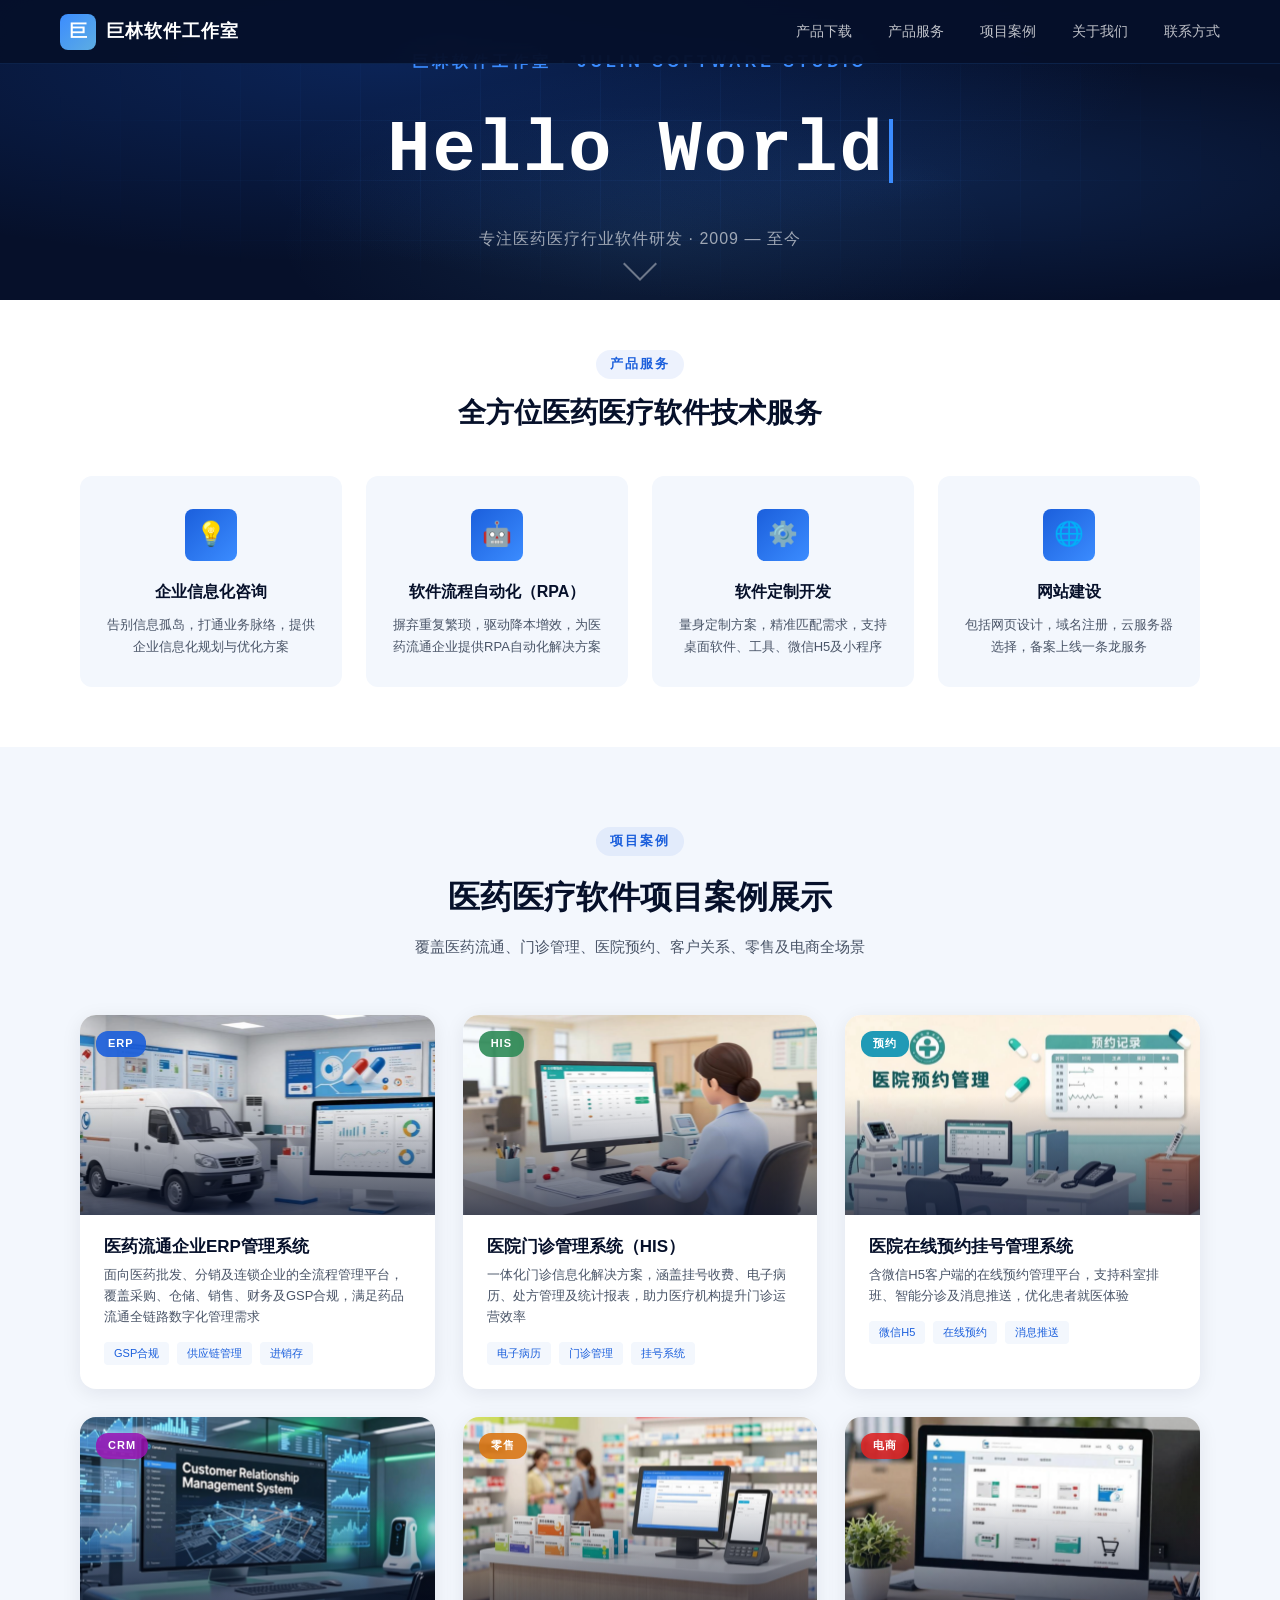
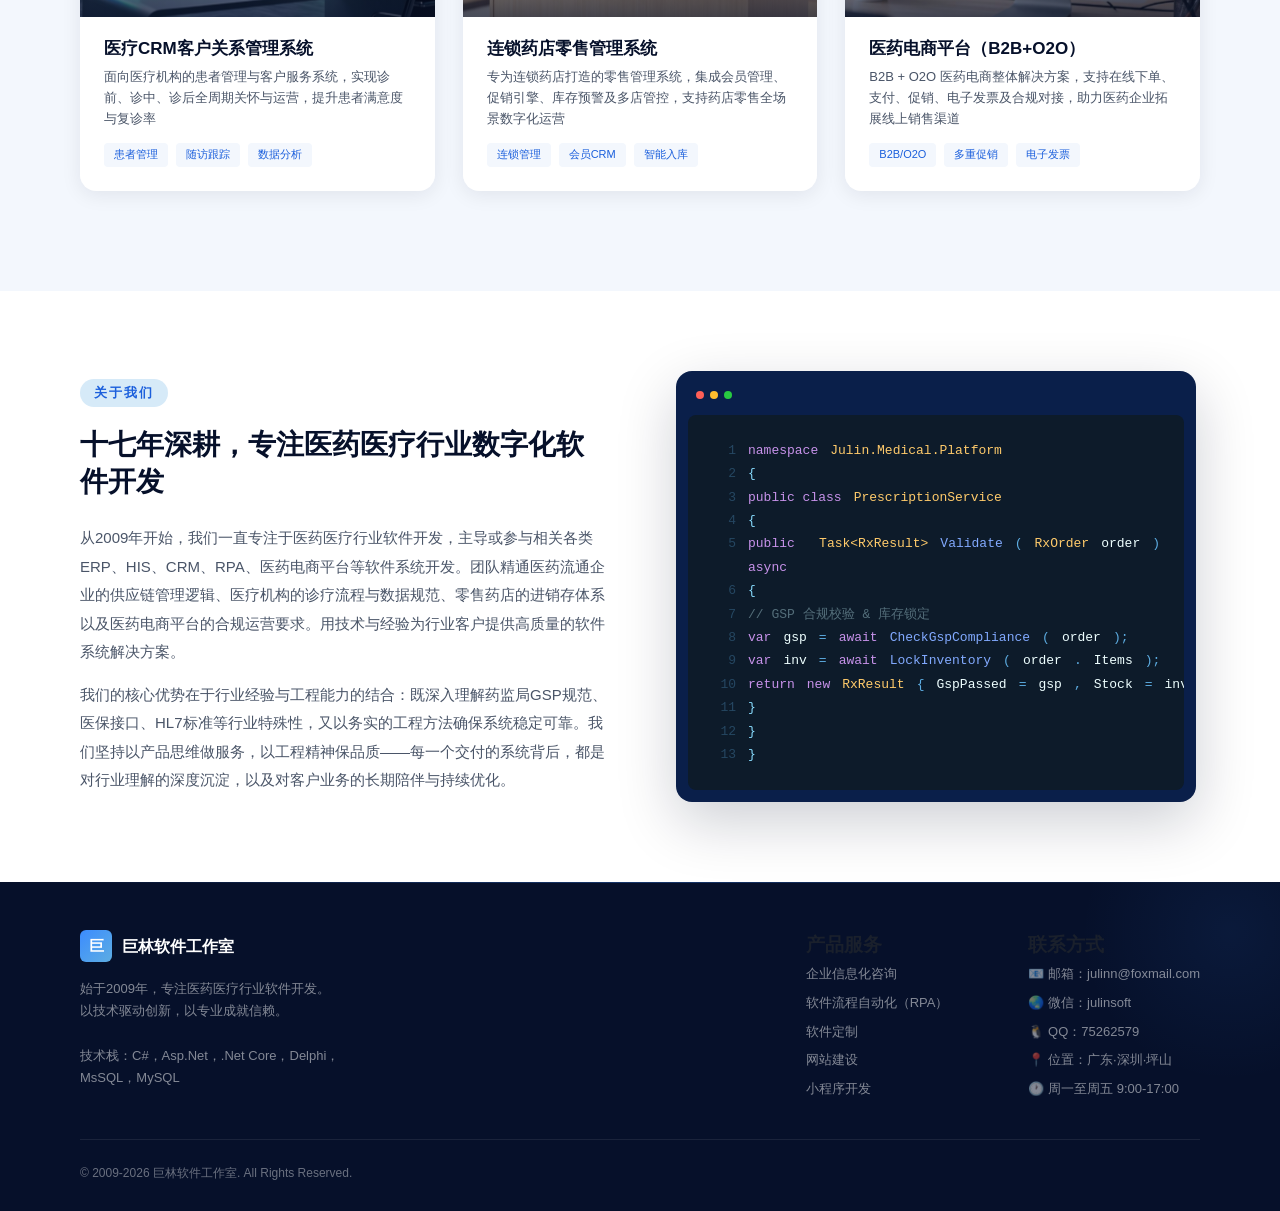
<file: index.html>
<!DOCTYPE html>
<html lang="zh-CN">
<head>
<meta charset="UTF-8">
<meta name="viewport" content="width=device-width, initial-scale=1.0">

<!-- ===== SEO 核心 Meta ===== -->
<title>巨林软件工作室 - 专注医药医疗行业软件开发定制 | 深圳软件开发</title>
<meta name="description" content="巨林软件工作室成立于2009年，深耕医药医疗行业软件开发17年，提供医药ERP、HIS门诊系统、医院预约系统、医疗CRM、连锁药店零售管理、医药电商平台等定制开发服务，技术栈涵盖C#/.Net Core/Delphi，总部位于广东深圳坪山。">
<meta name="keywords" content="医药软件开发,医疗软件定制,医药ERP系统,HIS门诊系统,医院预约管理系统,医疗CRM,连锁药店管理系统,医药电商平台,GSP合规软件,深圳医疗软件公司,软件定制开发,巨林软件工作室">
<meta name="author" content="巨林软件工作室">
<meta name="robots" content="index, follow, max-image-preview:large, max-snippet:-1, max-video-preview:-1">
<meta name="revisit-after" content="7 days">
<meta name="language" content="zh-CN">
<meta name="geo.region" content="CN-GD">
<meta name="geo.placename" content="深圳市坪山区">
<link rel="canonical" href="https://www.julinn.com/">

<!-- ===== 百度专项标签 ===== -->
<!-- 百度站长平台验证（上线后填写实际验证码） -->
<!-- <meta name="baidu-site-verification" content="YOUR_BAIDU_VERIFICATION_CODE"> -->
<!--<meta name="baidu_union_verify" content=""> -->
<!-- 百度移动适配标识 -->
<meta name="mobile-agent" content="format=html5;url=https://www.julinn.com/">

<!-- ===== 搜狗专项标签 ===== -->
<!-- <meta name="sogou_site_verification" content="YOUR_SOGOU_VERIFICATION_CODE"> -->

<!-- ===== Open Graph（微信/社交分享 & 搜索引擎富摘要）===== -->
<meta property="og:type" content="website">
<meta property="og:title" content="巨林软件工作室 - 专注医药医疗行业软件开发定制">
<meta property="og:description" content="成立于2009年，深耕医药医疗行业软件开发17年。医药ERP、HIS、医院预约、医疗CRM、连锁药店管理、医药电商，一站式定制开发服务，总部位于广东深圳。">
<meta property="og:url" content="https://www.julinn.com/">
<meta property="og:site_name" content="巨林软件工作室">
<meta property="og:locale" content="zh_CN">
<meta property="og:image" content="https://www.julinn.com/image/P1.png">
<meta property="og:image:width" content="1200">
<meta property="og:image:height" content="630">

<!-- ===== 性能预加载提示 ===== -->
<link rel="dns-prefetch" href="//www.julinn.com">

<link rel="stylesheet" href="css/index.css">


<!-- ===== JSON-LD 结构化数据 ===== -->
<script type="application/ld+json">
{
  "@context": "https://schema.org",
  "@type": "ProfessionalService",
  "name": "巨林软件工作室",
  "alternateName": "Julin Software Studio",
  "description": "成立于2009年，专注医药医疗行业软件开发17年，提供医药ERP、HIS门诊系统、医院预约管理、医疗CRM、连锁药店管理、医药电商平台等定制开发服务。",
  "url": "https://www.julinn.com/",
  "foundingDate": "2009",
  "logo": "https://www.julinn.com/image/P1.png",
  "email": "julinn@foxmail.com",
  "address": {
    "@type": "PostalAddress",
    "addressLocality": "深圳市",
    "addressRegion": "广东省",
    "addressCountry": "CN",
    "streetAddress": "坪山区"
  },
  "geo": {
    "@type": "GeoCoordinates",
    "addressCountry": "CN"
  },
  "openingHoursSpecification": {
    "@type": "OpeningHoursSpecification",
    "dayOfWeek": ["Monday","Tuesday","Wednesday","Thursday","Friday"],
    "opens": "09:00",
    "closes": "17:00"
  },
  "areaServed": {
    "@type": "Country",
    "name": "中国"
  },
  "knowsAbout": [
    "医药ERP系统开发",
    "HIS门诊管理系统",
    "医院预约管理系统",
    "医疗CRM系统",
    "连锁药店零售管理系统",
    "医药电商平台",
    "GSP合规软件",
    "软件流程自动化RPA"
  ],
  "hasOfferCatalog": {
    "@type": "OfferCatalog",
    "name": "医药医疗软件开发服务",
    "itemListElement": [
      {
        "@type": "Offer",
        "itemOffered": {
          "@type": "Service",
          "name": "企业信息化咨询",
          "description": "告别信息孤岛，打通业务脉络，提供医药医疗行业信息化整体规划方案"
        }
      },
      {
        "@type": "Offer",
        "itemOffered": {
          "@type": "Service",
          "name": "软件流程自动化（RPA）",
          "description": "摒弃重复繁琐，驱动降本增效，为医药医疗企业提供RPA自动化解决方案"
        }
      },
      {
        "@type": "Offer",
        "itemOffered": {
          "@type": "Service",
          "name": "医疗软件定制开发",
          "description": "量身定制方案，精准匹配医药医疗行业需求，覆盖ERP、HIS、CRM等系统"
        }
      },
      {
        "@type": "Offer",
        "itemOffered": {
          "@type": "Service",
          "name": "网站建设与小程序开发",
          "description": "从设计到备案上线一条龙服务，支持微信小程序和H5移动端开发"
        }
      }
    ]
  },
  "sameAs": [
    "https://www.julinn.com/"
  ]
}
</script>

<script type="application/ld+json">
{
  "@context": "https://schema.org",
  "@type": "WebSite",
  "name": "巨林软件工作室",
  "url": "https://www.julinn.com/",
  "description": "专注医药医疗行业软件开发17年，深圳软件定制开发公司",
  "inLanguage": "zh-CN",
  "publisher": {
    "@type": "Organization",
    "name": "巨林软件工作室",
    "url": "https://www.julinn.com/"
  },
  "potentialAction": {
    "@type": "SearchAction",
    "target": {
      "@type": "EntryPoint",
      "urlTemplate": "https://www.julinn.com/?s={search_term_string}"
    },
    "query-input": "required name=search_term_string"
  }
}
</script>

<script type="application/ld+json">
{
  "@context": "https://schema.org",
  "@type": "BreadcrumbList",
  "itemListElement": [
    {
      "@type": "ListItem",
      "position": 1,
      "name": "首页",
      "item": "https://www.julinn.com/"
    },
    {
      "@type": "ListItem",
      "position": 2,
      "name": "产品服务",
      "item": "https://www.julinn.com/#service"
    },
    {
      "@type": "ListItem",
      "position": 3,
      "name": "项目案例",
      "item": "https://www.julinn.com/#products"
    },
    {
      "@type": "ListItem",
      "position": 4,
      "name": "关于我们",
      "item": "https://www.julinn.com/#intro"
    }
  ]
}
</script>

</head>
<body>

<!-- ===== Nav ===== -->
<nav class="nav" id="nav" aria-label="主导航">
  <a href="/" class="nav-brand" title="巨林软件工作室 - 返回首页">
    <div class="nav-logo" aria-hidden="true">巨</div>
    <span class="nav-name">巨林软件工作室</span>
  </a>
  <div class="nav-links" role="navigation">
    <a href="download.html" title="巨林软件工作室产品下载">产品下载</a>
    <a href="#service" title="巨林软件工作室产品服务">产品服务</a>
    <a href="#products" title="医药医疗软件项目案例">项目案例</a>
    <a href="#intro" title="关于巨林软件工作室">关于我们</a>
    <a href="#footer" title="联系巨林软件工作室">联系方式</a>
  </div>
</nav>

<!-- ===== Hero Banner ===== -->
<section class="hero" id="hero" aria-label="巨林软件工作室欢迎语">
  <div class="hero-grid" aria-hidden="true"></div>
  <div class="hero-particles" id="particles" aria-hidden="true"></div>
  <div class="hero-content">
    <!-- h1 是页面最重要的SEO信号，明确包含核心关键词 -->
    <h1 class="hero-studio">巨林软件工作室 · JULIN SOFTWARE STUDIO</h1>
    <div class="hero-typewriter" id="typewriter" aria-hidden="true"></div>
    <!-- noscript 回退：确保搜索引擎爬虫（禁用JS）也能抓取关键内容 -->
    <noscript>
      <p style="font-size:60px;font-weight:800;color:#fff;font-family:monospace;letter-spacing:2px;margin-bottom:16px;">医药医疗软件专家</p>
    </noscript>
    <p class="hero-subtitle">专注医药医疗行业软件研发 · 2009 — 至今</p>
  </div>
  <div class="hero-scroll-hint" aria-hidden="true"><span></span></div>
</section>

<!-- ===== 产品服务 ===== -->
<section class="section service" id="service" aria-labelledby="service-title">
  <div class="section-inner">
    <header class="service-header">
      <div class="service-label" aria-hidden="true">产品服务</div>
      <h2 class="service-title" id="service-title">全方位医药医疗软件技术服务</h2>
    </header>
    <div class="service-grid">
      <article class="service-card">
        <div class="service-card-icon" aria-hidden="true">💡</div>
        <h3 class="service-card-title">企业信息化咨询</h3>
        <p class="service-card-desc">告别信息孤岛，打通业务脉络，提供企业信息化规划与优化方案</p>
      </article>
      <article class="service-card">
        <div class="service-card-icon" aria-hidden="true">🤖</div>
        <h3 class="service-card-title">软件流程自动化（RPA）</h3>
        <p class="service-card-desc">摒弃重复繁琐，驱动降本增效，为医药流通企业提供RPA自动化解决方案</p>
      </article>
      <article class="service-card">
        <div class="service-card-icon" aria-hidden="true">⚙️</div>
        <h3 class="service-card-title">软件定制开发</h3>
        <p class="service-card-desc">量身定制方案，精准匹配需求，支持桌面软件、工具、微信H5及小程序</p>
      </article>
      <article class="service-card">
        <div class="service-card-icon" aria-hidden="true">🌐</div>
        <h3 class="service-card-title">网站建设</h3>
        <p class="service-card-desc">包括网页设计，域名注册，云服务器选择，备案上线一条龙服务</p>
      </article>
    </div>
  </div>
</section>

<!-- ===== 产品展示区 ===== -->
<section class="section products" id="products" aria-labelledby="products-title">
  <div class="section-inner">
    <header class="products-header">
      <div class="products-label" aria-hidden="true">项目案例</div>
      <h2 class="products-title" id="products-title">医药医疗软件项目案例展示</h2>
      <p class="products-subtitle">覆盖医药流通、门诊管理、医院预约、客户关系、零售及电商全场景</p>
    </header>
    <div class="products-grid">

      <!-- 博士医药流通企业管理系统 -->
      <article class="product-card" itemscope itemtype="https://schema.org/SoftwareApplication">
        <div class="product-card-img">
          <img class="product-card-img-inner" src="image/P1.png"
               alt="医药流通企业ERP管理系统 - GSP合规供应链进销存管理平台"
               title="医药流通企业ERP管理系统"
               loading="lazy" width="400" height="200"
               itemprop="screenshot">
          <div class="product-card-overlay" aria-hidden="true"></div>
          <span class="product-card-badge erp">ERP</span>
        </div>
        <div class="product-card-body">
          <h3 class="product-card-name" itemprop="name">医药流通企业ERP管理系统</h3>
          <p class="product-card-desc" itemprop="description">面向医药批发、分销及连锁企业的全流程管理平台，覆盖采购、仓储、销售、财务及GSP合规，满足药品流通全链路数字化管理需求</p>
          <div class="product-card-tags" aria-label="技术标签">
            <span class="product-card-tag">GSP合规</span>
            <span class="product-card-tag">供应链管理</span>
            <span class="product-card-tag">进销存</span>
          </div>
        </div>
      </article>

      <!-- 博士门诊管理系统 -->
      <article class="product-card" itemscope itemtype="https://schema.org/SoftwareApplication">
        <div class="product-card-img">
          <img class="product-card-img-inner" src="image/P2.png"
               alt="医院门诊管理HIS系统 - 挂号收费电子病历处方管理一体化平台"
               title="医院门诊管理HIS系统"
               loading="lazy" width="400" height="200"
               itemprop="screenshot">
          <div class="product-card-overlay" aria-hidden="true"></div>
          <span class="product-card-badge his">HIS</span>
        </div>
        <div class="product-card-body">
          <h3 class="product-card-name" itemprop="name">医院门诊管理系统（HIS）</h3>
          <p class="product-card-desc" itemprop="description">一体化门诊信息化解决方案，涵盖挂号收费、电子病历、处方管理及统计报表，助力医疗机构提升门诊运营效率</p>
          <div class="product-card-tags" aria-label="技术标签">
            <span class="product-card-tag">电子病历</span>
            <span class="product-card-tag">门诊管理</span>
            <span class="product-card-tag">挂号系统</span>
          </div>
        </div>
      </article>

      <!-- 医院预约管理系统（含微信H5客户端） -->
      <article class="product-card" itemscope itemtype="https://schema.org/SoftwareApplication">
        <div class="product-card-img">
          <img class="product-card-img-inner" src="image/P3.png"
               alt="医院在线预约管理系统 - 微信H5科室排班智能分诊消息推送"
               title="医院在线预约挂号管理系统"
               loading="lazy" width="400" height="200"
               itemprop="screenshot">
          <div class="product-card-overlay" aria-hidden="true"></div>
          <span class="product-card-badge mobile">预约</span>
        </div>
        <div class="product-card-body">
          <h3 class="product-card-name" itemprop="name">医院在线预约挂号管理系统</h3>
          <p class="product-card-desc" itemprop="description">含微信H5客户端的在线预约管理平台，支持科室排班、智能分诊及消息推送，优化患者就医体验</p>
          <div class="product-card-tags" aria-label="技术标签">
            <span class="product-card-tag">微信H5</span>
            <span class="product-card-tag">在线预约</span>
            <span class="product-card-tag">消息推送</span>
          </div>
        </div>
      </article>

      <!-- 医疗客户关系管理系统 -->
      <article class="product-card" itemscope itemtype="https://schema.org/SoftwareApplication">
        <div class="product-card-img">
          <img class="product-card-img-inner" src="image/P4.png"
               alt="医疗客户关系管理CRM系统 - 患者管理随访跟踪数据分析平台"
               title="医疗CRM患者关系管理系统"
               loading="lazy" width="400" height="200"
               itemprop="screenshot">
          <div class="product-card-overlay" aria-hidden="true"></div>
          <span class="product-card-badge crm">CRM</span>
        </div>
        <div class="product-card-body">
          <h3 class="product-card-name" itemprop="name">医疗CRM客户关系管理系统</h3>
          <p class="product-card-desc" itemprop="description">面向医疗机构的患者管理与客户服务系统，实现诊前、诊中、诊后全周期关怀与运营，提升患者满意度与复诊率</p>
          <div class="product-card-tags" aria-label="技术标签">
            <span class="product-card-tag">患者管理</span>
            <span class="product-card-tag">随访跟踪</span>
            <span class="product-card-tag">数据分析</span>
          </div>
        </div>
      </article>

      <!-- 连锁药店零售管理系统 -->
      <article class="product-card" itemscope itemtype="https://schema.org/SoftwareApplication">
        <div class="product-card-img">
          <img class="product-card-img-inner" src="image/P5.png"
               alt="连锁药店零售管理系统 - 会员管理促销引擎库存预警多店管控"
               title="连锁药店零售管理系统"
               loading="lazy" width="400" height="200"
               itemprop="screenshot">
          <div class="product-card-overlay" aria-hidden="true"></div>
          <span class="product-card-badge rpa">零售</span>
        </div>
        <div class="product-card-body">
          <h3 class="product-card-name" itemprop="name">连锁药店零售管理系统</h3>
          <p class="product-card-desc" itemprop="description">专为连锁药店打造的零售管理系统，集成会员管理、促销引擎、库存预警及多店管控，支持药店零售全场景数字化运营</p>
          <div class="product-card-tags" aria-label="技术标签">
            <span class="product-card-tag">连锁管理</span>
            <span class="product-card-tag">会员CRM</span>
            <span class="product-card-tag">智能入库</span>
          </div>
        </div>
      </article>

      <!-- 医药电商平台 -->
      <article class="product-card" itemscope itemtype="https://schema.org/SoftwareApplication">
        <div class="product-card-img">
          <img class="product-card-img-inner" src="image/P6.png"
               alt="医药电商平台 - B2B O2O在线下单支付促销电子发票合规对接"
               title="B2B O2O医药电商整体解决方案"
               loading="lazy" width="400" height="200"
               itemprop="screenshot">
          <div class="product-card-overlay" aria-hidden="true"></div>
          <span class="product-card-badge ecom">电商</span>
        </div>
        <div class="product-card-body">
          <h3 class="product-card-name" itemprop="name">医药电商平台（B2B+O2O）</h3>
          <p class="product-card-desc" itemprop="description">B2B + O2O 医药电商整体解决方案，支持在线下单、支付、促销、电子发票及合规对接，助力医药企业拓展线上销售渠道</p>
          <div class="product-card-tags" aria-label="技术标签">
            <span class="product-card-tag">B2B/O2O</span>
            <span class="product-card-tag">多重促销</span>
            <span class="product-card-tag">电子发票</span>
          </div>
        </div>
      </article>

    </div>
  </div>
</section>

<!-- ===== 工作室介绍 ===== -->
<section class="section intro" id="intro" aria-labelledby="intro-title">
  <div class="section-inner">
    <div class="intro-grid">
      <div class="intro-text">
        <div class="intro-label" aria-hidden="true">关于我们</div>
        <h2 class="intro-title" id="intro-title">十七年深耕，专注医药医疗行业数字化软件开发</h2>
        <div class="intro-desc">
          <p>从2009年开始，我们一直专注于医药医疗行业软件开发，主导或参与相关各类ERP、HIS、CRM、RPA、医药电商平台等软件系统开发。团队精通医药流通企业的供应链管理逻辑、医疗机构的诊疗流程与数据规范、零售药店的进销存体系以及医药电商平台的合规运营要求。用技术与经验为行业客户提供高质量的软件系统解决方案。</p>
          <p>我们的核心优势在于行业经验与工程能力的结合：既深入理解药监局GSP规范、医保接口、HL7标准等行业特殊性，又以务实的工程方法确保系统稳定可靠。我们坚持以产品思维做服务，以工程精神保品质——每一个交付的系统背后，都是对行业理解的深度沉淀，以及对客户业务的长期陪伴与持续优化。</p>
        </div>
      </div>
      <div class="intro-visual" aria-hidden="true">
        <div class="intro-monitor">
          <div class="intro-monitor-top">
            <div class="intro-monitor-dot"></div>
            <div class="intro-monitor-dot"></div>
            <div class="intro-monitor-dot"></div>
          </div>
          <div class="intro-monitor-screen">
            <div class="code-line"><span class="code-line-num">1</span><span class="code-keyword">namespace</span> <span class="code-type">Julin.Medical.Platform</span></div>
            <div class="code-line"><span class="code-line-num">2</span><span class="code-punctuation">{</span></div>
            <div class="code-line"><span class="code-line-num">3</span>  <span class="code-keyword">public class</span> <span class="code-type">PrescriptionService</span></div>
            <div class="code-line"><span class="code-line-num">4</span>  <span class="code-punctuation">{</span></div>
            <div class="code-line"><span class="code-line-num">5</span>    <span class="code-keyword">public async</span> <span class="code-type">Task&lt;RxResult&gt;</span> <span class="code-func">Validate</span>(<span class="code-type">RxOrder</span> <span class="code-var">order</span>)</div>
            <div class="code-line"><span class="code-line-num">6</span>    <span class="code-punctuation">{</span></div>
            <div class="code-line"><span class="code-line-num">7</span>      <span class="code-comment">// GSP 合规校验 & 库存锁定</span></div>
            <div class="code-line"><span class="code-line-num">8</span>      <span class="code-keyword">var</span> <span class="code-var">gsp</span> = <span class="code-keyword">await</span> <span class="code-func">CheckGspCompliance</span>(<span class="code-var">order</span>);</div>
            <div class="code-line"><span class="code-line-num">9</span>      <span class="code-keyword">var</span> <span class="code-var">inv</span> = <span class="code-keyword">await</span> <span class="code-func">LockInventory</span>(<span class="code-var">order</span>.<span class="code-var">Items</span>);</div>
            <div class="code-line"><span class="code-line-num">10</span>      <span class="code-keyword">return</span> <span class="code-keyword">new</span> <span class="code-type">RxResult</span> { <span class="code-var">GspPassed</span> = <span class="code-var">gsp</span>, <span class="code-var">Stock</span> = <span class="code-var">inv</span> };</div>
            <div class="code-line"><span class="code-line-num">11</span>    <span class="code-punctuation">}</span></div>
            <div class="code-line"><span class="code-line-num">12</span>  <span class="code-punctuation">}</span></div>
            <div class="code-line"><span class="code-line-num">13</span><span class="code-punctuation">}</span></div>
          </div>
        </div>
      </div>
    </div>
  </div>
</section>

<!-- ===== Footer ===== -->
<footer class="footer" id="footer" role="contentinfo">
  <div class="section-inner">
    <div class="footer-grid">
      <div class="footer-brand-col">
        <div class="footer-brand">
          <div class="footer-logo" aria-hidden="true">巨</div>
          <span class="footer-name">巨林软件工作室</span>
        </div>
        <p class="footer-tagline">始于2009年，专注医药医疗行业软件开发。<br/>以技术驱动创新，以专业成就信赖。<br/><br/>
        技术栈：C#，Asp.Net，.Net Core，Delphi，<br/>MsSQL，MySQL
        </p>
      </div>
      <div class="footer-col">
        <h3>产品服务</h3>
        <a href="#service" title="医药医疗企业信息化咨询服务">企业信息化咨询</a>
        <a href="#service" title="软件流程自动化RPA开发">软件流程自动化（RPA）</a>
        <a href="#service" title="医疗软件定制开发">软件定制</a>
        <a href="#service" title="企业网站建设服务">网站建设</a>
        <a href="#service" title="微信小程序开发">小程序开发</a>
      </div>
      <div class="footer-col">
        <h3>联系方式</h3>
        <a href="mailto:julinn@foxmail.com" title="发送邮件联系巨林软件工作室" rel="nofollow">📧 邮箱：julinn@foxmail.com</a>
        <a href="#footer" title="" rel="nofollow" class="footer-wechat">🌏 微信：julinsoft
          <span class="wechat-qr" role="img" aria-label="巨林软件工作室微信二维码">
            <img src="image/julinsoft.jpg" alt="巨林软件工作室微信二维码" loading="lazy" width="130" height="130">
            <span class="wechat-qr-cap">扫码添加微信</span>
          </span>
        </a>
        <a href="#footer" title="QQ：75262579" rel="nofollow">🐧 QQ：75262579</a>
        <!-- 📞 -->
        <address style="font-style:normal;">
          <a href="#footer" title="公司地址：广东省深圳市坪山区">📍 位置：广东·深圳·坪山</a>
          <a style="pointer-events:none;">🕐 周一至周五 9:00-17:00</a>
        </address>
      </div>
    </div>
    <div class="footer-bottom">
      <span class="footer-copyright">© 2009-2026 巨林软件工作室. All Rights Reserved.</span>
      <!-- 请填写实际 ICP 备案号并启用此链接 -->
      <!-- <a href="https://beian.miit.gov.cn" target="_blank" rel="noopener noreferrer" class="footer-beian">粤ICP备XXXXXXXX号</a> -->
    </div>
  </div>
</footer>

<!-- ===== Scripts ===== -->
<script src="js/index.js"></script>

</body>
</html>
</file>
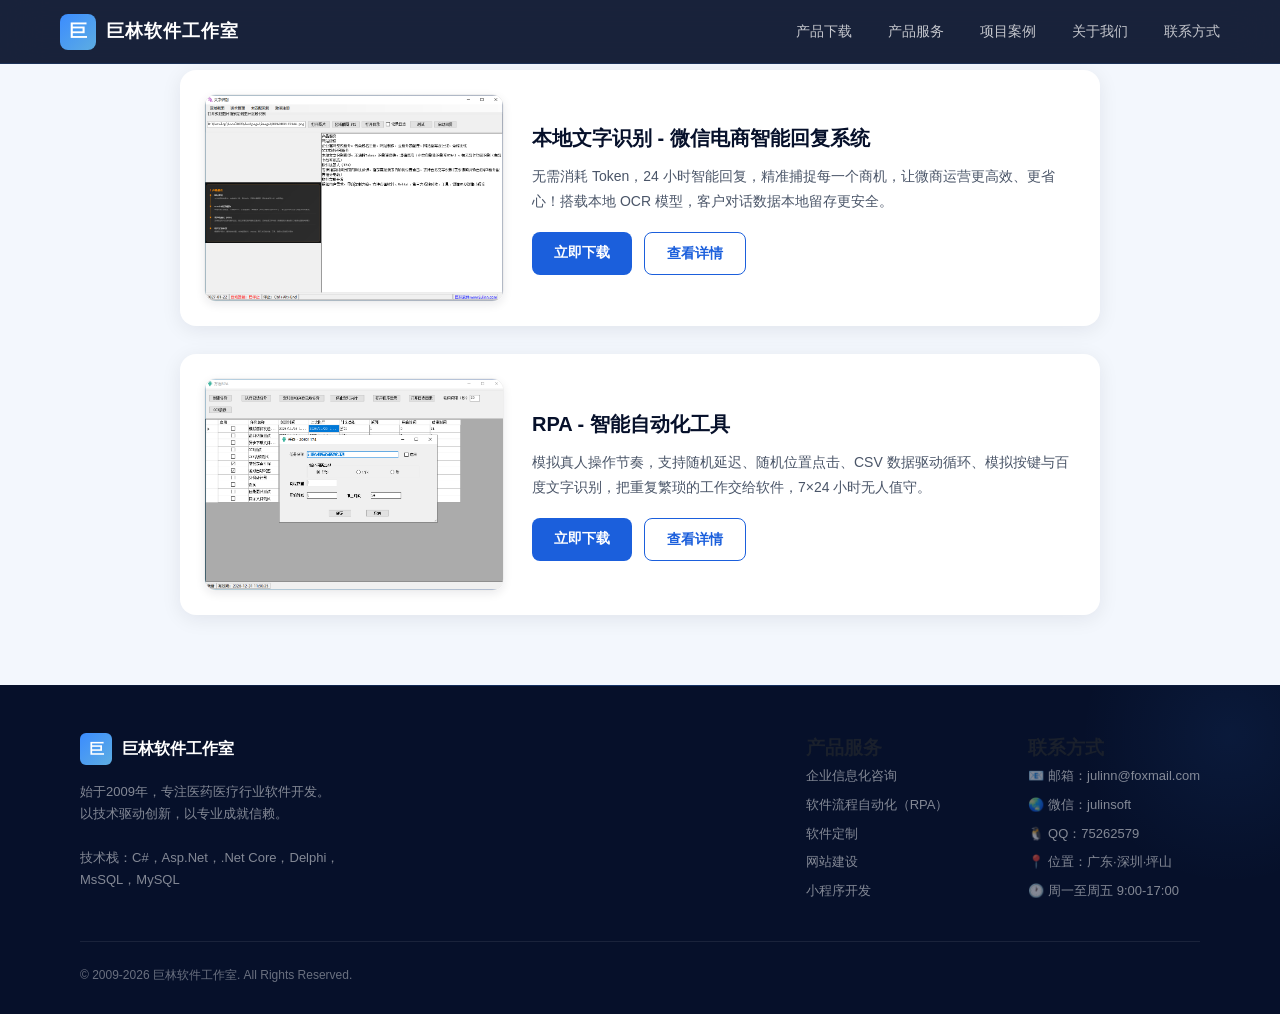
<file: download.html>
<!DOCTYPE html>
<html lang="zh-CN">
<head>
<meta charset="UTF-8">
<meta name="viewport" content="width=device-width, initial-scale=1.0">
<title>产品下载 - 巨林软件工作室</title>
<link rel="stylesheet" href="css/index.css">
<style>
  /* ===== 下载页专属样式（沿用首页设计变量） ===== */
  .download-hero {
    background: linear-gradient(135deg, #5DADE2 0%, #3B8CFF 100%);
    padding: 130px 0 70px;
    text-align: center;
    color: #fff;
  }
  .download-hero h1 {
    font-size: 40px;
    font-weight: 800;
    letter-spacing: 2px;
  }
  .download-hero p {
    margin-top: 14px;
    font-size: 16px;
    opacity: 0.92;
  }
  .download-section {
    padding: 70px 0;
    background: var(--bg-light);
  }
  .download-list {
    display: grid;
    gap: 28px;
    max-width: 920px;
    margin: 0 auto;
  }
  .download-item {
    display: grid;
    grid-template-columns: 300px 1fr;
    gap: 28px;
    align-items: center;
    background: #fff;
    border-radius: var(--radius-lg);
    padding: 24px;
    box-shadow: var(--card-shadow);
    transition: transform var(--transition), box-shadow var(--transition);
  }
  .download-item:hover {
    transform: translateY(-4px);
    box-shadow: var(--card-shadow-hover);
  }
  .download-item img {
    width: 100%;
    border-radius: var(--radius-md);
    border: 1px solid #eee;
    box-shadow: 0 3px 10px rgba(6,16,42,0.08);
    display: block;
    cursor: pointer;
  }
  .download-item-title {
    font-size: 20px;
    font-weight: 700;
    color: var(--deep-blue);
    margin-bottom: 10px;
  }
  .download-item-desc {
    font-size: 14px;
    color: var(--text-gray);
    line-height: 1.8;
    margin-bottom: 18px;
  }
  .download-item-actions {
    display: flex;
    gap: 12px;
    flex-wrap: wrap;
  }
  .btn-primary {
    display: inline-block;
    padding: 9px 22px;
    background: var(--primary-blue);
    color: #fff;
    text-decoration: none;
    border-radius: var(--radius-sm);
    font-size: 14px;
    font-weight: 600;
    transition: background var(--transition);
  }
  .btn-primary:hover { background: var(--accent-blue); }
  .btn-ghost {
    display: inline-block;
    padding: 9px 22px;
    border: 1px solid var(--primary-blue);
    color: var(--primary-blue);
    text-decoration: none;
    border-radius: var(--radius-sm);
    font-size: 14px;
    font-weight: 600;
    transition: all var(--transition);
  }
  .btn-ghost:hover { background: var(--primary-blue); color: #fff; }
  @media (max-width: 768px) {
    .download-item { grid-template-columns: 1fr; }
    .download-hero h1 { font-size: 30px; }
  }
</style>
</head>
<body>

<!-- ===== Nav（沿用首页） ===== -->
<nav class="nav" id="nav" aria-label="主导航">
  <a href="index.html" class="nav-brand" title="巨林软件工作室 - 返回首页">
    <div class="nav-logo" aria-hidden="true">巨</div>
    <span class="nav-name">巨林软件工作室</span>
  </a>
  <div class="nav-links" role="navigation">
    <a href="download.html" title="巨林软件工作室产品下载">产品下载</a>
    <a href="index.html#service" title="巨林软件工作室产品服务">产品服务</a>
    <a href="index.html#products" title="医药医疗软件项目案例">项目案例</a>
    <a href="index.html#intro" title="关于巨林软件工作室">关于我们</a>
    <a href="index.html#footer" title="联系巨林软件工作室">联系方式</a>
  </div>
</nav>

<!-- ===== 天蓝色顶部（参考 localocr 顶部样式） ===== 
<section class="download-hero" aria-label="产品下载">
  <div class="section-inner">
    <h1>【产品下载】</h1>
    <p>精选巨林软件工作室自研工具，点击立即下载，开启高效自动化之旅。</p>
  </div>
</section>
-->

<!-- ===== 产品下载列表 ===== -->
<section class="download-section">
  <div class="section-inner">
    <div class="download-list">

      <!-- 产品一：本地文字识别 -->
      <article class="download-item">
        <img src="product/image/localocr1.png" alt="本地文字识别 - 微信电商智能回复系统" loading="lazy">
        <div class="download-item-body">
          <h3 class="download-item-title">本地文字识别 - 微信电商智能回复系统</h3>
          <p class="download-item-desc">无需消耗 Token，24 小时智能回复，精准捕捉每一个商机，让微商运营更高效、更省心！搭载本地 OCR 模型，客户对话数据本地留存更安全。</p>
          <div class="download-item-actions">
            <a class="btn-primary" href="https://pan.quark.cn/s/1ebf36da5b21?pwd=T3kG" target="_blank" rel="noopener">立即下载</a>
            <a class="btn-ghost" href="product/localocr.html">查看详情</a>
          </div>
        </div>
      </article>

      <!-- 产品二：RPA自动化助手 -->
      <article class="download-item">
        <img src="product/image/rpa2.png" alt="巨林RPA自动化助手" loading="lazy">
        <div class="download-item-body">
          <h3 class="download-item-title">RPA - 智能自动化工具</h3>
          <p class="download-item-desc">模拟真人操作节奏，支持随机延迟、随机位置点击、CSV 数据驱动循环、模拟按键与百度文字识别，把重复繁琐的工作交给软件，7×24 小时无人值守。</p>
          <div class="download-item-actions">
            <a class="btn-primary" href="#" target="_blank" rel="noopener">立即下载</a>
            <a class="btn-ghost" href="product/wlrpa.html">查看详情</a>
          </div>
        </div>
      </article>

    </div>
  </div>
</section>

<!-- ===== Footer（沿用首页，含微信二维码悬浮窗） ===== -->
<footer class="footer" id="footer" role="contentinfo">
  <div class="section-inner">
    <div class="footer-grid">
      <div class="footer-brand-col">
        <div class="footer-brand">
          <div class="footer-logo" aria-hidden="true">巨</div>
          <span class="footer-name">巨林软件工作室</span>
        </div>
        <p class="footer-tagline">始于2009年，专注医药医疗行业软件开发。<br/>以技术驱动创新，以专业成就信赖。<br/><br/>
        技术栈：C#，Asp.Net，.Net Core，Delphi，<br/>MsSQL，MySQL
        </p>
      </div>
      <div class="footer-col">
        <h3>产品服务</h3>
        <a href="index.html#service" title="医药医疗企业信息化咨询服务">企业信息化咨询</a>
        <a href="index.html#service" title="软件流程自动化RPA开发">软件流程自动化（RPA）</a>
        <a href="index.html#service" title="医疗软件定制开发">软件定制</a>
        <a href="index.html#service" title="企业网站建设服务">网站建设</a>
        <a href="index.html#service" title="微信小程序开发">小程序开发</a>
      </div>
      <div class="footer-col">
        <h3>联系方式</h3>
        <a href="mailto:julinn@foxmail.com" title="发送邮件联系巨林软件工作室" rel="nofollow">📧 邮箱：julinn@foxmail.com</a>
        <a href="index.html#footer" title="微信号：julinsoft，鼠标悬停查看二维码" rel="nofollow" class="footer-wechat">🌏 微信：julinsoft
          <span class="wechat-qr" role="img" aria-label="巨林软件工作室微信二维码">
            <img src="image/julinsoft.jpg" alt="巨林软件工作室微信二维码" loading="lazy" width="130" height="130">
            <span class="wechat-qr-cap">扫码添加微信</span>
          </span>
        </a>
        <a href="index.html#footer" title="QQ：75262579" rel="nofollow">🐧 QQ：75262579</a>
        <address style="font-style:normal;">
          <a href="index.html#footer" title="公司地址：广东省深圳市坪山区">📍 位置：广东·深圳·坪山</a>
          <a style="pointer-events:none;">🕐 周一至周五 9:00-17:00</a>
        </address>
      </div>
    </div>
    <div class="footer-bottom">
      <span class="footer-copyright">© 2009-2026 巨林软件工作室. All Rights Reserved.</span>
    </div>
  </div>
</footer>

<!-- ===== 图片点击预览大图 ===== 
<script>
  document.querySelectorAll('.download-item img').forEach(function (img) {
    img.addEventListener('click', function () {
      var w = window.open('', '_blank');
      w.document.write(
        '<html><head><title>' + img.alt + '</title></head>' +
        '<body style="margin:0;background:#111;display:flex;justify-content:center;align-items:center;min-height:100vh;">' +
        '<img src="' + img.src + '" style="max-width:98%;max-height:98vh;"></body></html>'
      );
    });
  });
</script>-->

</body>
</html>
</file>
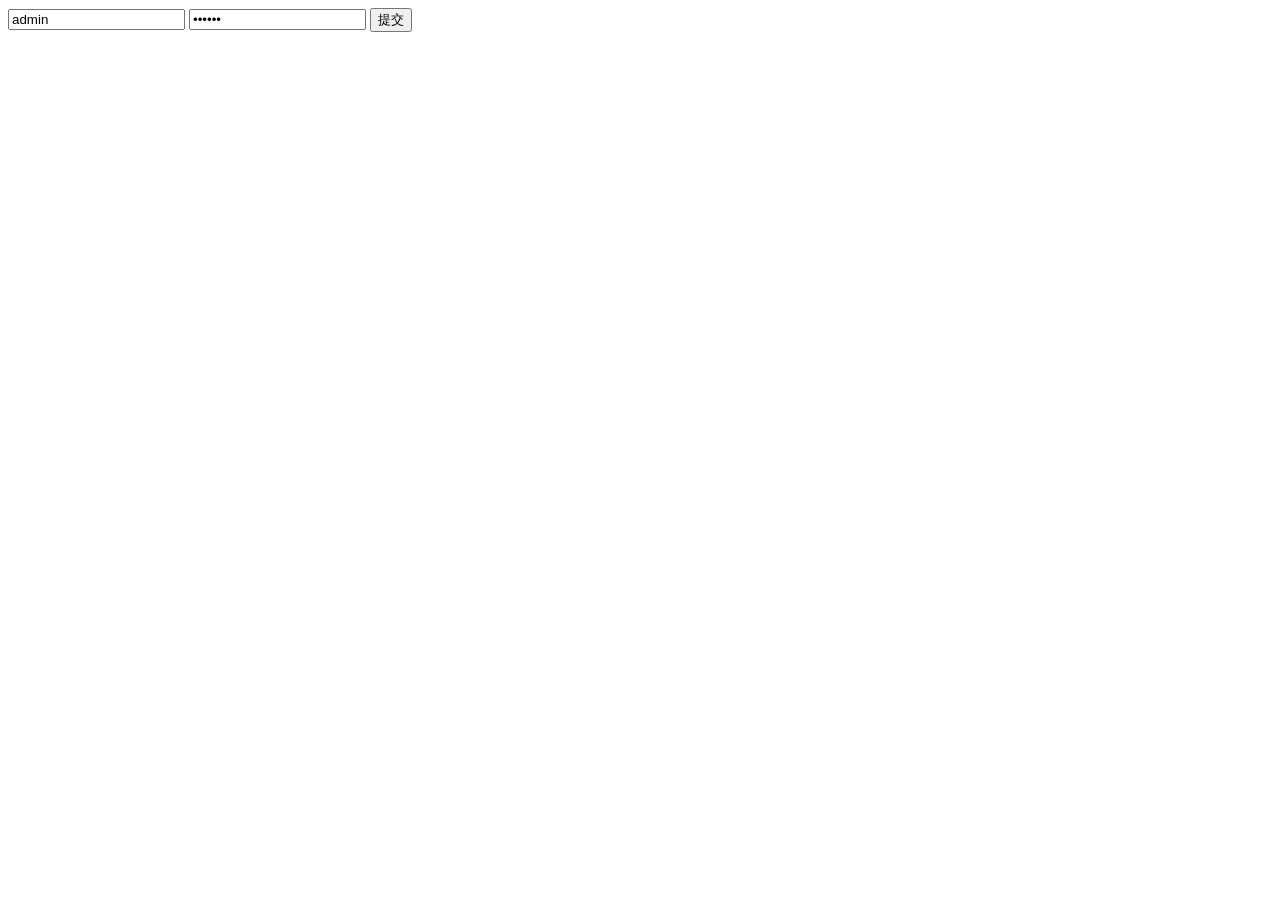
<file: api/xcxsgm.html>
<!DOCTYPE html>
<html>
<head>
    <title>参数转发页面</title>
</head>
<body>
    <!-- 表单用于模拟POST请求 -->
    <form id="dataForm">
        <input type="text" name="username" value="admin">
        <input type="password" name="password" value="123456">
        <button type="submit">提交</button>
    </form>

    <script>
        // 获取URL查询参数
        function getUrlParams() {
            const params = {};
            const queryString = window.location.search.substring(1);
            const pairs = queryString.split('&');
            pairs.forEach(pair => {
                const [key, value] = pair.split('=');
                params[key] = decodeURIComponent(value || '');
            });
            return params;
        }

        // 监听表单提交
        document.getElementById('dataForm').addEventListener('submit', function(event) {
            event.preventDefault();
            
            // 获取URL参数
            const urlParams = getUrlParams();
            
            // 获取表单数据并转为JSON
            const formData = new FormData(this);
            const jsonData = {};
            formData.forEach((value, key) => jsonData[key] = value);
            
            // 构建目标URL（保留原始查询参数）
            const targetUrl = new URL(window.location.origin);
            targetUrl.pathname = 'abc.php';
            Object.keys(urlParams).forEach(key => {
                targetUrl.searchParams.append(key, urlParams[key]);
            });

            // 发送POST请求
            fetch(targetUrl.href, {
                method: 'POST',
                headers: {
                    'Content-Type': 'application/json'
                },
                body: JSON.stringify(jsonData)
            })
            .then(response => response.text())
            .then(data => {
                console.log('转发成功:', data);
                // 可根据需要处理响应数据
            })
            .catch(error => {
                console.error('转发失败:', error);
            });
        });
    </script>
</body>
</html>
</file>
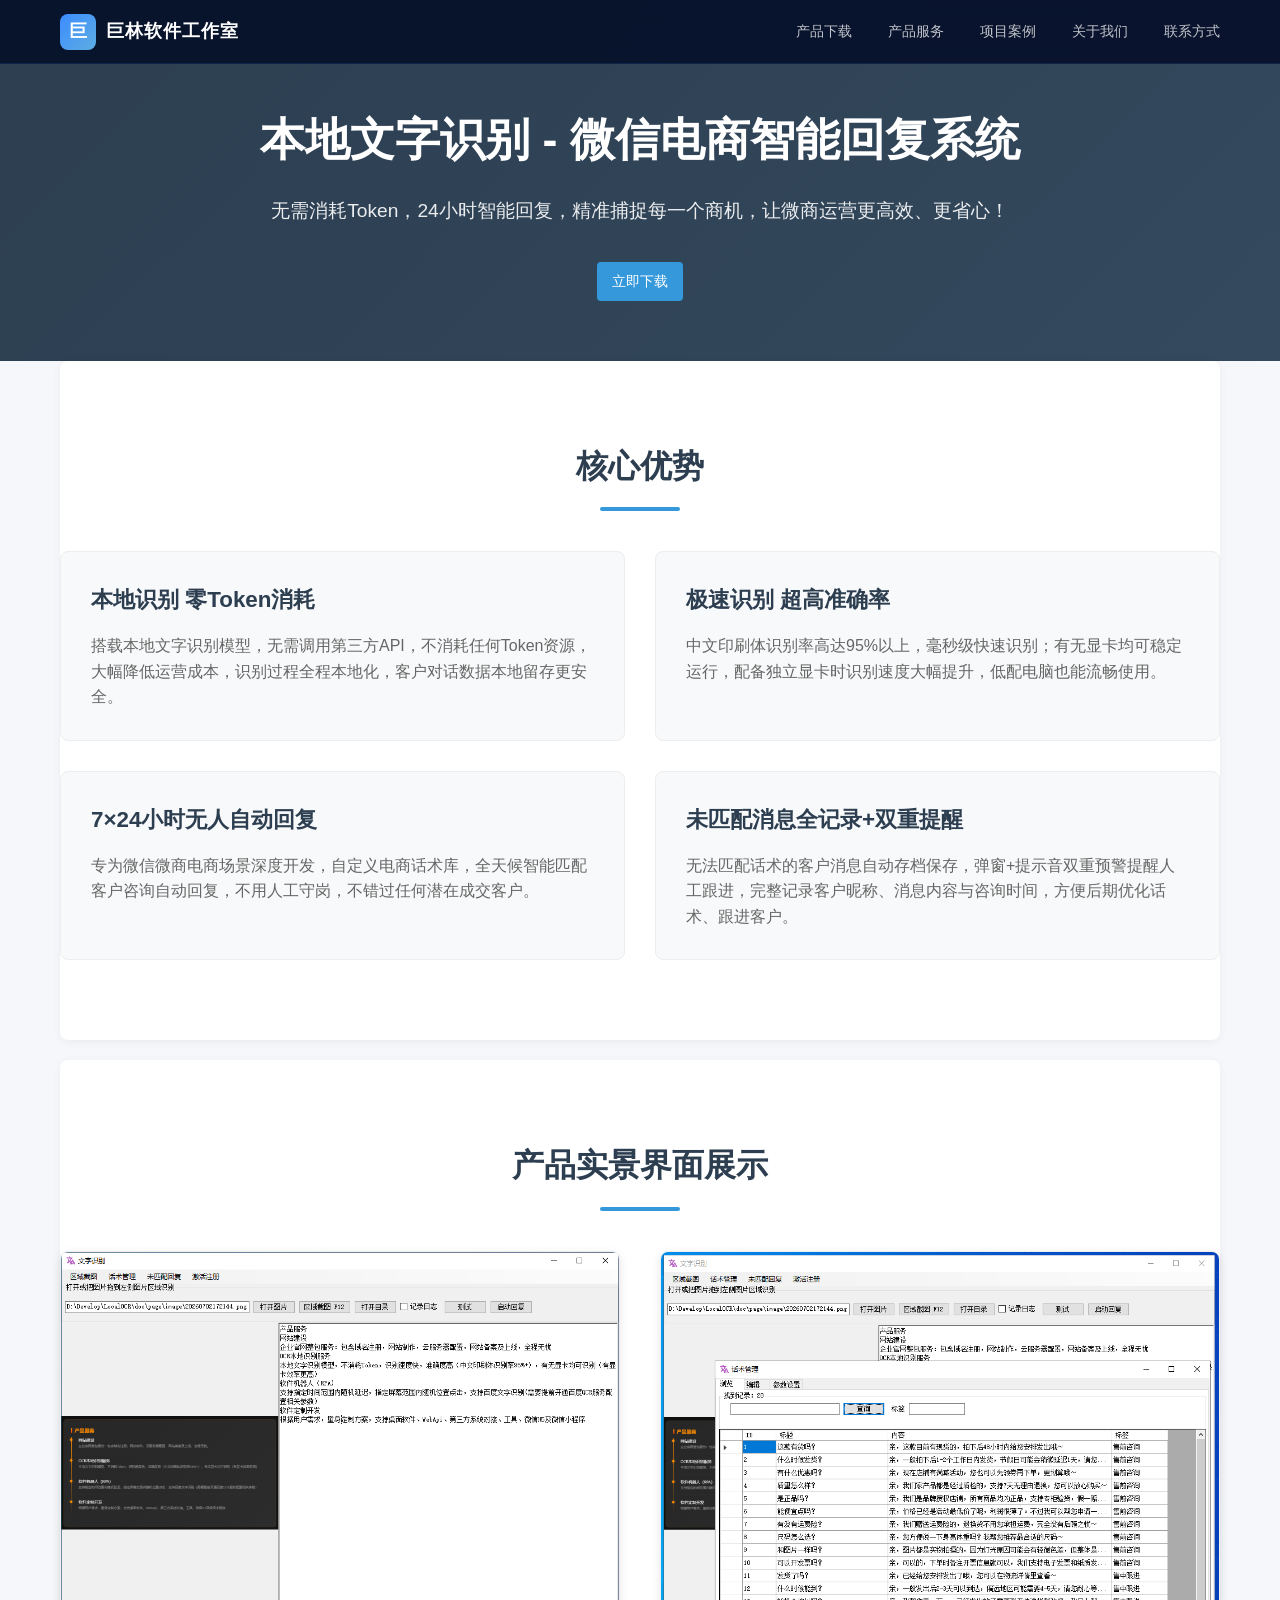
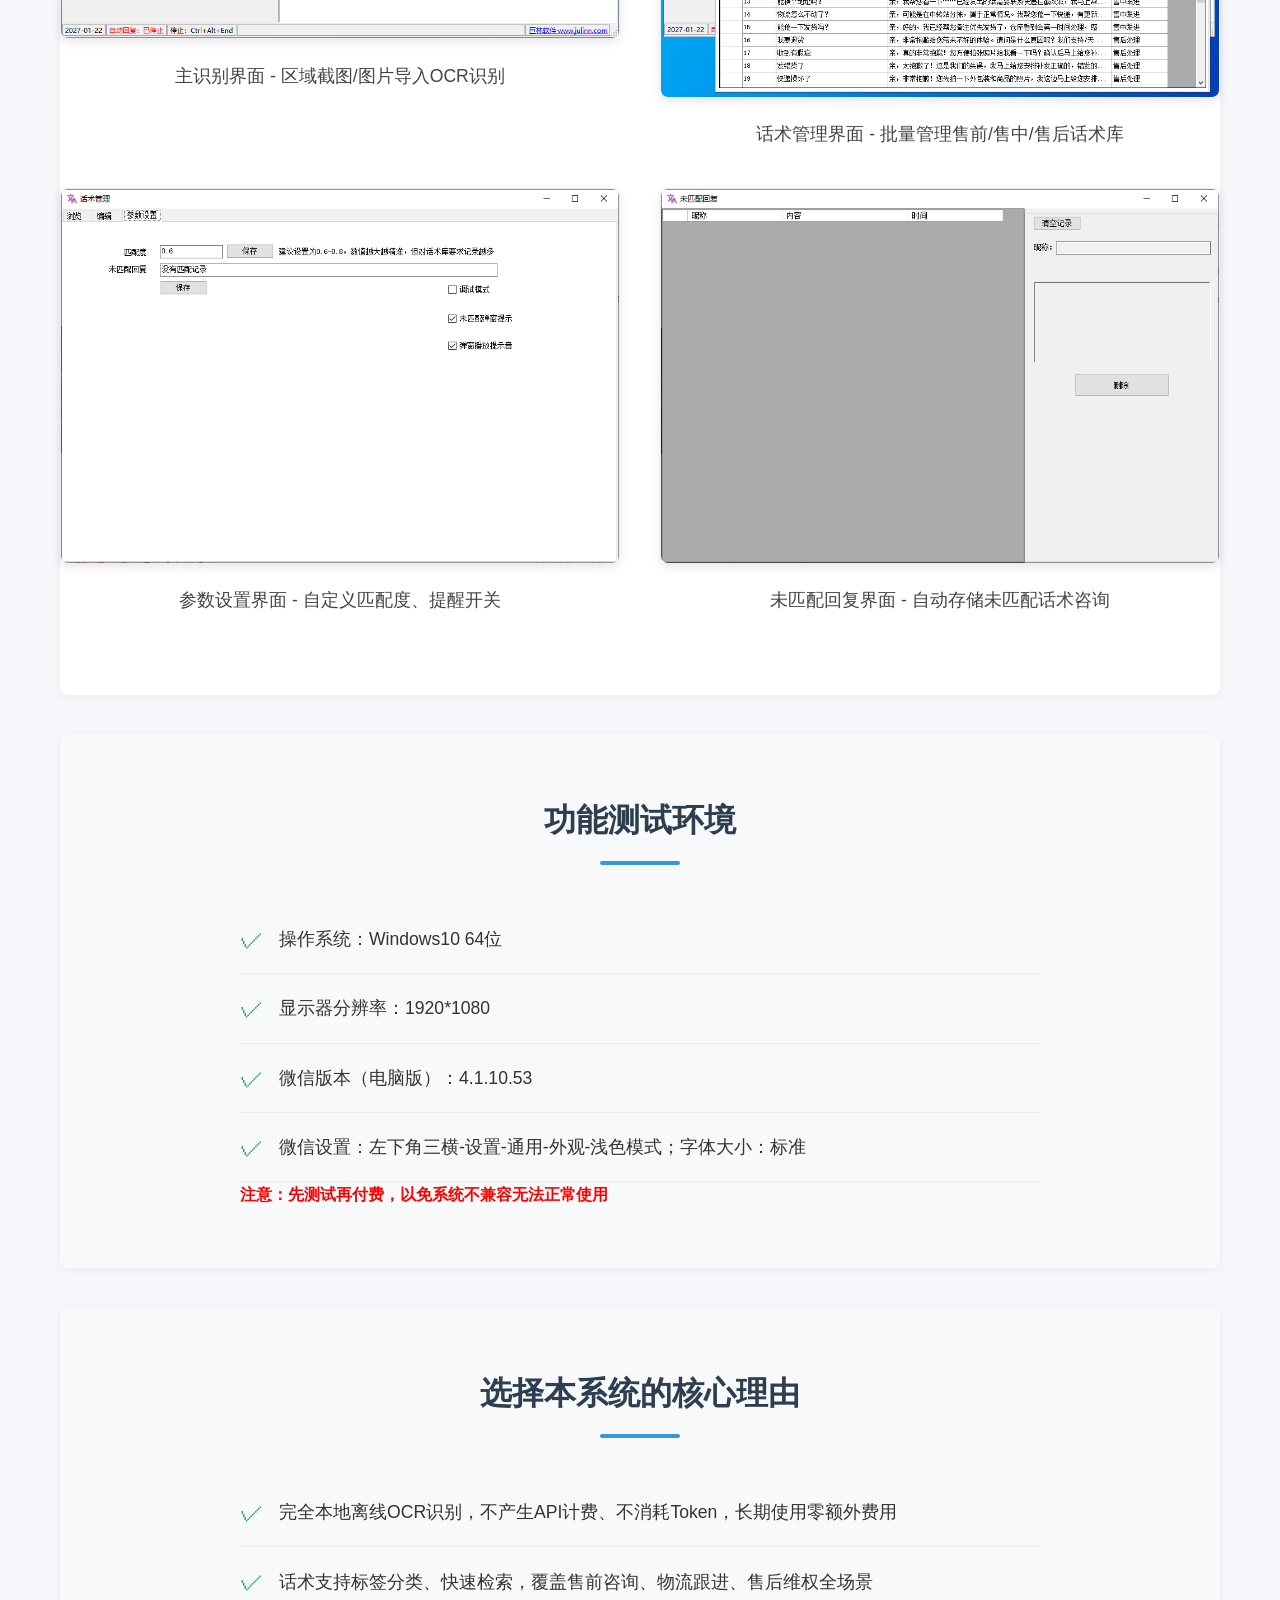
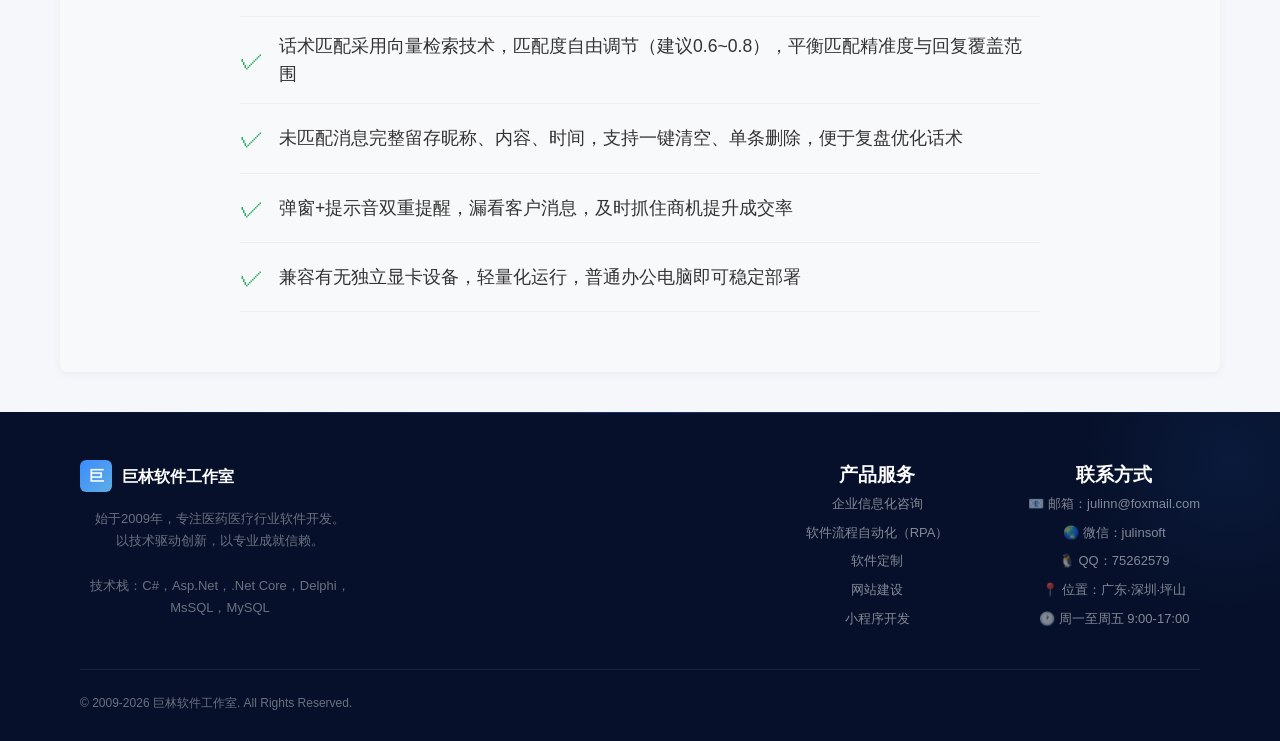
<file: product/localocr.html>
<!DOCTYPE html>
<html lang="zh-CN">
<head>
    <meta charset="UTF-8">
    <meta name="viewport" content="width=device-width, initial-scale=1.0">
    <title>本地文字识别 - 微信电商智能回复系统</title>
    <link rel="stylesheet" href="../css/index.css">
    <link rel="stylesheet" href="./css/localocr.css">
</head>
<body>
    <!-- 顶部导航（沿用首页 index.html 风格） -->
    <nav class="nav" id="nav" aria-label="主导航">
      <a href="../index.html" class="nav-brand" title="巨林软件工作室 - 返回首页">
        <div class="nav-logo" aria-hidden="true">巨</div>
        <span class="nav-name">巨林软件工作室</span>
      </a>
      <div class="nav-links" role="navigation">
        <a href="../download.html" title="巨林软件工作室产品下载">产品下载</a>
        <a href="../index.html#service" title="巨林软件工作室产品服务">产品服务</a>
        <a href="../index.html#products" title="医药医疗软件项目案例">项目案例</a>
        <a href="../index.html#intro" title="关于巨林软件工作室">关于我们</a>
        <a href="../index.html#footer" title="联系巨林软件工作室">联系方式</a>
      </div>
    </nav>

    <!-- 头部banner -->
    <header style="padding-top:104px;">
        <div class="container">
            <h1>本地文字识别 - 微信电商智能回复系统</h1>
            <p>无需消耗Token，24小时智能回复，精准捕捉每一个商机，让微商运营更高效、更省心！</p>
            <br/>
            <a class="download-btn" href="https://pan.quark.cn/s/1ebf36da5b21?pwd=T3kG" target="_blank">立即下载</a>
        </div>
    </header>

    <div class="container">
        <!-- 核心优势：2行2列布局 -->
        <section class="section">
            <h2 class="section-title">核心优势</h2>
            <div class="features">
                <div class="feature-card">
                    <h3>本地识别 零Token消耗</h3>
                    <p>搭载本地文字识别模型，无需调用第三方API，不消耗任何Token资源，大幅降低运营成本，识别过程全程本地化，客户对话数据本地留存更安全。</p>
                </div>
                <div class="feature-card">
                    <h3>极速识别 超高准确率</h3>
                    <p>中文印刷体识别率高达95%以上，毫秒级快速识别；有无显卡均可稳定运行，配备独立显卡时识别速度大幅提升，低配电脑也能流畅使用。</p>
                </div>
                <div class="feature-card">
                    <h3>7×24小时无人自动回复</h3>
                    <p>专为微信微商电商场景深度开发，自定义电商话术库，全天候智能匹配客户咨询自动回复，不用人工守岗，不错过任何潜在成交客户。</p>
                </div>
                <div class="feature-card">
                    <h3>未匹配消息全记录+双重提醒</h3>
                    <p>无法匹配话术的客户消息自动存档保存，弹窗+提示音双重预警提醒人工跟进，完整记录客户昵称、消息内容与咨询时间，方便后期优化话术、跟进客户。</p>
                </div>
            </div>
        </section>

        <!-- 产品实景展示（新增第4张未匹配界面截图） -->
        <section class="section">
            <h2 class="section-title">产品实景界面展示</h2>
            <div class="screenshots">
                <div class="screenshot-card">
                    <img src="./image/localocr1.png" loading="lazy" alt="文字识别主界面" id="img1">
                    <p>主识别界面 - 区域截图/图片导入OCR识别</p>
                </div>
                <div class="screenshot-card">
                    <img src="./image/localocr2.png" loading="lazy" alt="话术管理界面" id="img2">
                    <p>话术管理界面 - 批量管理售前/售中/售后话术库</p>
                </div>
                <div class="screenshot-card">
                    <img src="./image/localocr3.png" loading="lazy" alt="参数设置界面" id="img3">
                    <p>参数设置界面 - 自定义匹配度、提醒开关</p>
                </div>
                <div class="screenshot-card">
                    <img src="./image/localocr4.png" loading="lazy" alt="未匹配回复记录界面" id="img4">
                    <p>未匹配回复界面 - 自动存储未匹配话术咨询</p>
                </div>
            </div>
        </section>

        <!-- 测试环境 -->
        <section class="section advantage">
            <h2 class="section-title">功能测试环境</h2>
            <ul>
                <li>操作系统：Windows10 64位</li>
                <li>显示器分辨率：1920*1080</li>
                <li>微信版本（电脑版）：4.1.10.53</li>
                <li>微信设置：左下角三横-设置-通用-外观-浅色模式；字体大小：标准</li>
                <p style="color: red;"><b>注意：先测试再付费，以免系统不兼容无法正常使用</b></p>
            </ul>
        </section>

        <!-- 功能详情 -->
        <section class="section advantage">
            <h2 class="section-title">选择本系统的核心理由</h2>
            <ul>
                <li>完全本地离线OCR识别，不产生API计费、不消耗Token，长期使用零额外费用</li>
                <li>话术支持标签分类、快速检索，覆盖售前咨询、物流跟进、售后维权全场景</li>
                <li>话术匹配采用向量检索技术，匹配度自由调节（建议0.6~0.8），平衡匹配精准度与回复覆盖范围</li>
                <li>未匹配消息完整留存昵称、内容、时间，支持一键清空、单条删除，便于复盘优化话术</li>
                <li>弹窗+提示音双重提醒，漏看客户消息，及时抓住商机提升成交率</li>
                <li>兼容有无独立显卡设备，轻量化运行，普通办公电脑即可稳定部署</li>
            </ul>
        </section>
    </div>

    <!-- 页脚（与首页 index.html 一致） -->
    <footer class="footer" id="footer" role="contentinfo">
      <div class="section-inner">
        <div class="footer-grid">
          <div class="footer-brand-col">
            <div class="footer-brand">
              <div class="footer-logo" aria-hidden="true">巨</div>
              <span class="footer-name">巨林软件工作室</span>
            </div>
            <p class="footer-tagline">始于2009年，专注医药医疗行业软件开发。<br/>以技术驱动创新，以专业成就信赖。<br/><br/>
            技术栈：C#，Asp.Net，.Net Core，Delphi，<br/>MsSQL，MySQL
            </p>
          </div>
          <div class="footer-col">
            <h3>产品服务</h3>
            <a href="../index.html#service" title="医药医疗企业信息化咨询服务">企业信息化咨询</a>
            <a href="../index.html#service" title="软件流程自动化RPA开发">软件流程自动化（RPA）</a>
            <a href="../index.html#service" title="医疗软件定制开发">软件定制</a>
            <a href="../index.html#service" title="企业网站建设服务">网站建设</a>
            <a href="../index.html#service" title="微信小程序开发">小程序开发</a>
          </div>
          <div class="footer-col">
            <h3>联系方式</h3>
            <a href="mailto:julinn@foxmail.com" title="发送邮件联系巨林软件工作室" rel="nofollow">📧 邮箱：julinn@foxmail.com</a>
            <a href="../index.html#footer" title="微信号：julinsoft，鼠标悬停查看二维码" rel="nofollow" class="footer-wechat">🌏 微信：julinsoft
              <span class="wechat-qr" role="img" aria-label="巨林软件工作室微信二维码">
                <img src="../image/julinsoft.jpg" alt="巨林软件工作室微信二维码" loading="lazy" width="130" height="130">
                <span class="wechat-qr-cap">扫码添加微信</span>
              </span>
            </a>
            <a href="../index.html#footer" title="QQ：75262579" rel="nofollow">🐧 QQ：75262579</a>
            <address style="font-style:normal;">
              <a href="../index.html#footer" title="公司地址：广东省深圳市坪山区">📍 位置：广东·深圳·坪山</a>
              <a style="pointer-events:none;">🕐 周一至周五 9:00-17:00</a>
            </address>
          </div>
        </div>
        <div class="footer-bottom">
          <span class="footer-copyright">© 2009-2026 巨林软件工作室. All Rights Reserved.</span>
        </div>
      </div>
    </footer>

    <script>
        // 图片点击新窗口预览大图
        const images = document.querySelectorAll('.screenshot-card img');
        images.forEach(img => {
            img.addEventListener('click', () => {
                const previewWin = window.open('', '_blank');
                previewWin.document.write(`
                    <html>
                        <head><title>${img.alt}</title></head>
                        <body style="margin:0;background:#111;display:flex;justify-content:center;align-items:center;min-height:100vh;">
                            <img src="${img.src}" style="max-width:98%;max-height:98vh;">
                        </body>
                    </html>
                `);
            });
        });
    </script>
</body>
</html>
</file>
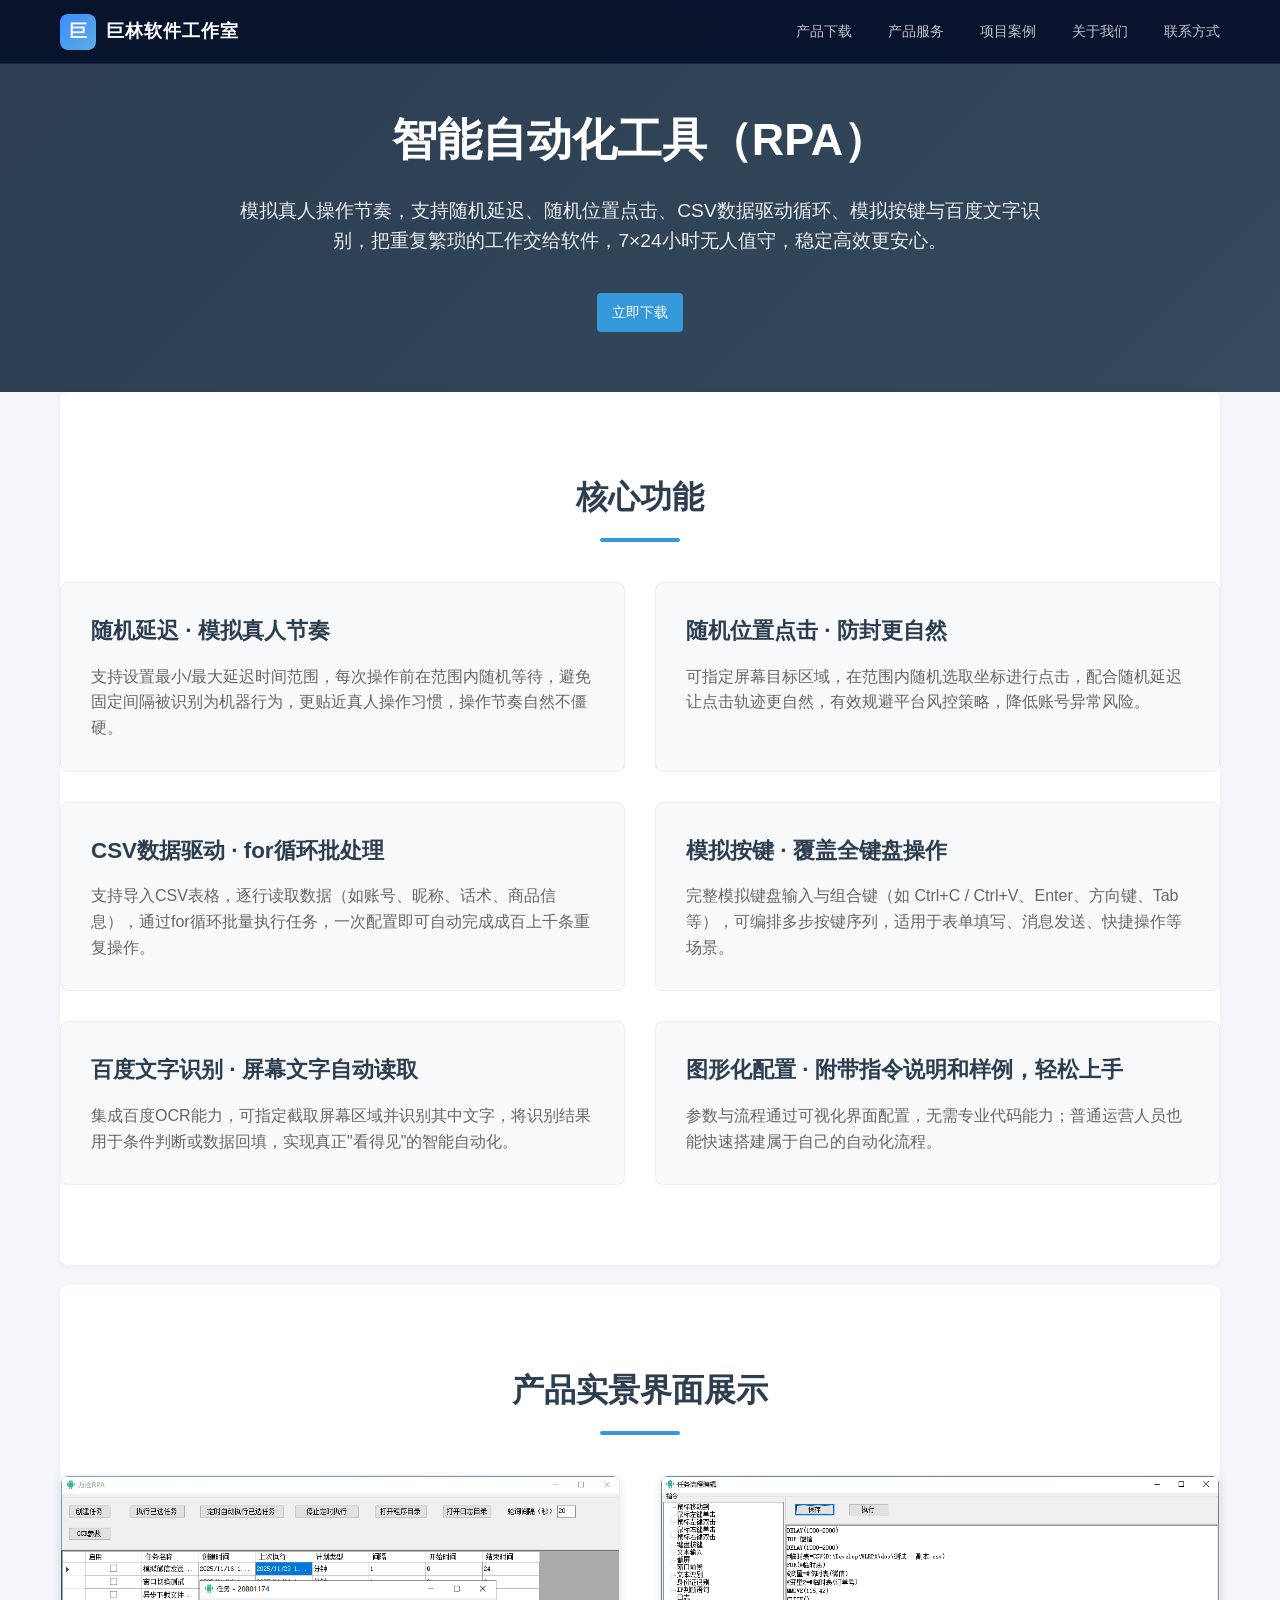
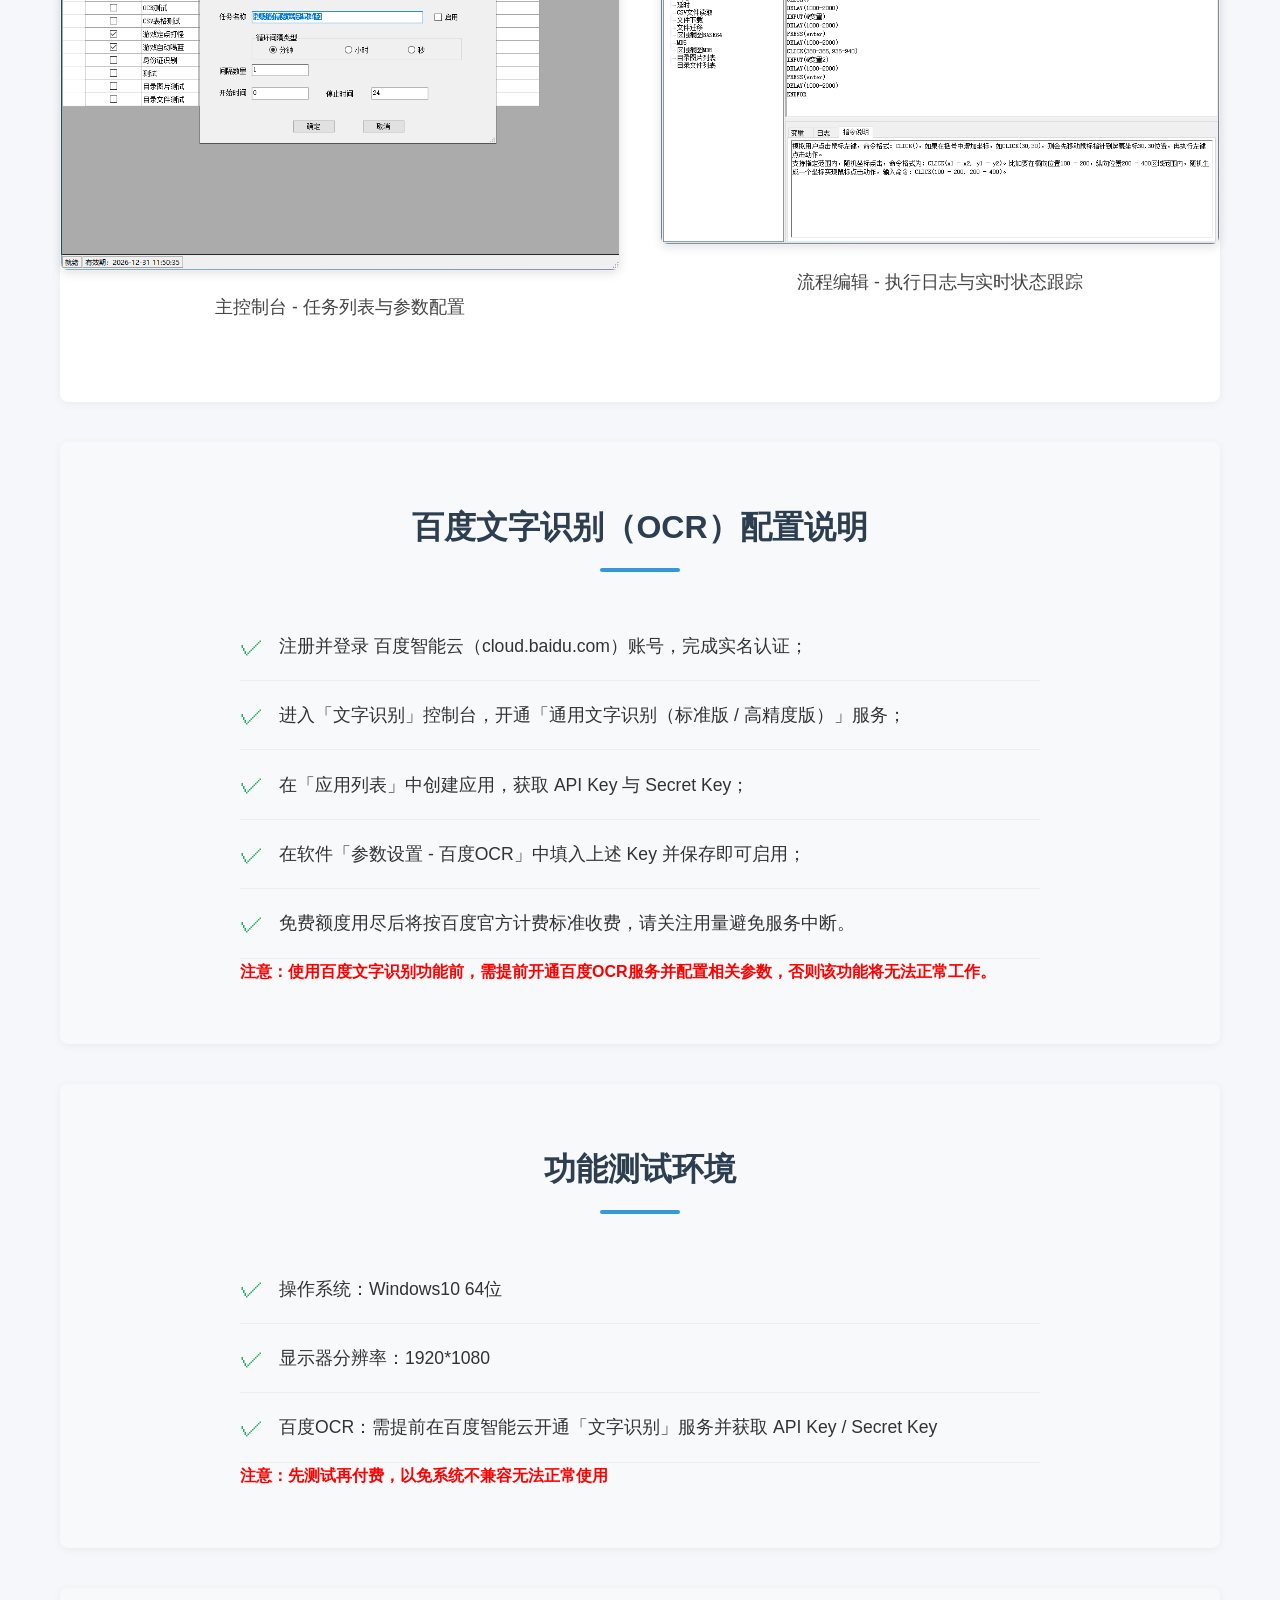
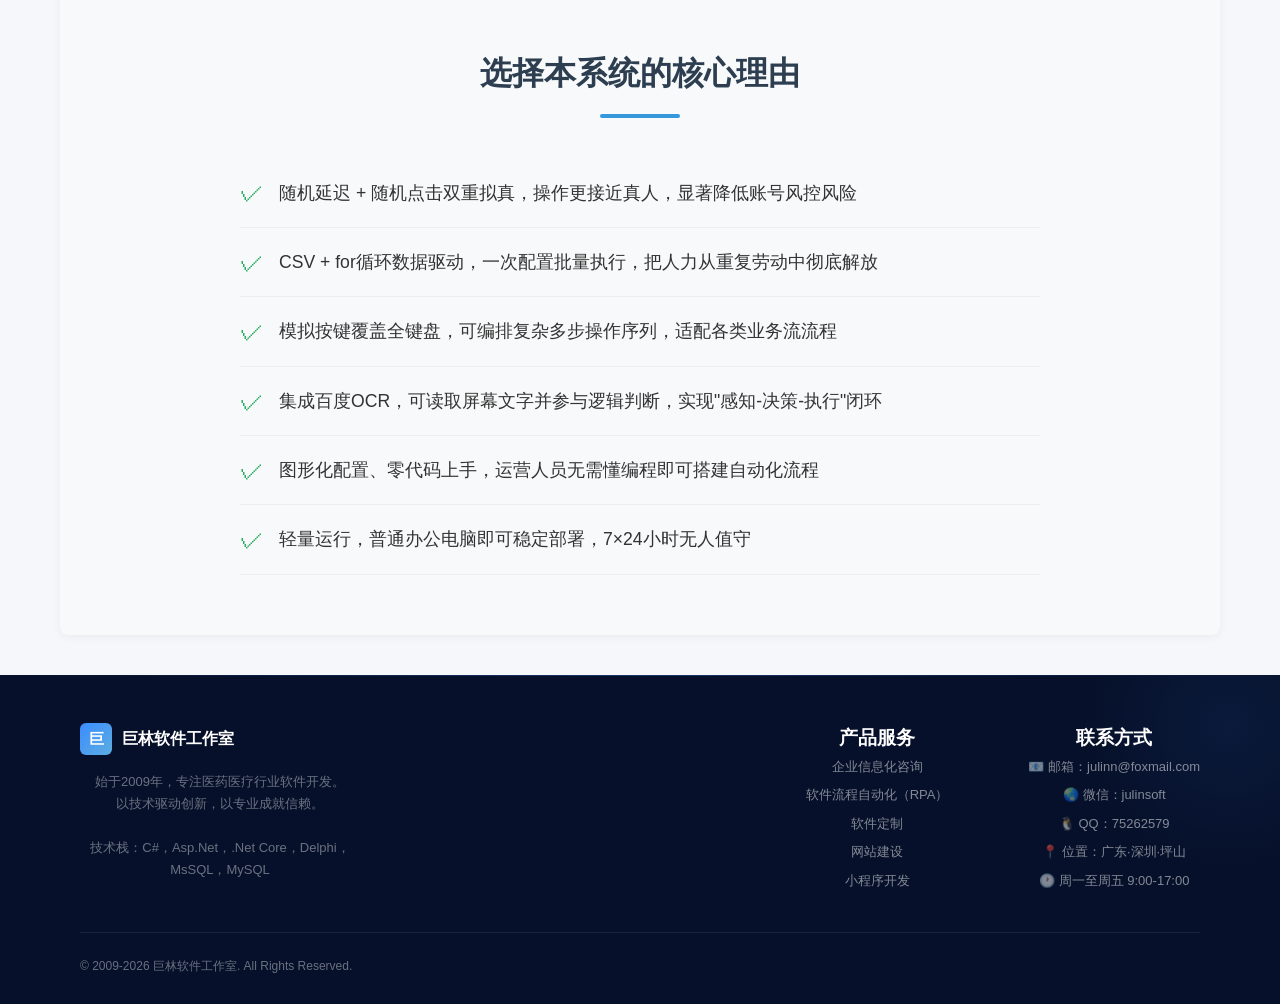
<file: product/wlrpa.html>
<!DOCTYPE html>
<html lang="zh-CN">
<head>
    <meta charset="UTF-8">
    <meta name="viewport" content="width=device-width, initial-scale=1.0">
    <title>巨林RPA自动化助手 - 智能自动化工具</title>
    <link rel="stylesheet" href="../css/index.css">
    <link rel="stylesheet" href="./css/wlrap.css">
</head>
<body>
    <!-- 顶部导航（沿用首页 index.html 风格） -->
    <nav class="nav" id="nav" aria-label="主导航">
      <a href="../index.html" class="nav-brand" title="巨林软件工作室 - 返回首页">
        <div class="nav-logo" aria-hidden="true">巨</div>
        <span class="nav-name">巨林软件工作室</span>
      </a>
      <div class="nav-links" role="navigation">
        <a href="../download.html" title="巨林软件工作室产品下载">产品下载</a>
        <a href="../index.html#service" title="巨林软件工作室产品服务">产品服务</a>
        <a href="../index.html#products" title="医药医疗软件项目案例">项目案例</a>
        <a href="../index.html#intro" title="关于巨林软件工作室">关于我们</a>
        <a href="../index.html#footer" title="联系巨林软件工作室">联系方式</a>
      </div>
    </nav>

    <!-- 头部banner -->
    <header style="padding-top:104px;">
        <div class="container">
            <h1>智能自动化工具（RPA）</h1>
            <p>模拟真人操作节奏，支持随机延迟、随机位置点击、CSV数据驱动循环、模拟按键与百度文字识别，把重复繁琐的工作交给软件，7×24小时无人值守，稳定高效更安心。</p>
            <br/>
            <a class="download-btn" href="#" target="_blank">立即下载</a>
        </div>
    </header>

    <div class="container">
        <!-- 核心功能：2列网格 -->
        <section class="section">
            <h2 class="section-title">核心功能</h2>
            <div class="features">
                <div class="feature-card">
                    <h3>随机延迟 · 模拟真人节奏</h3>
                    <p>支持设置最小/最大延迟时间范围，每次操作前在范围内随机等待，避免固定间隔被识别为机器行为，更贴近真人操作习惯，操作节奏自然不僵硬。</p>
                </div>
                <div class="feature-card">
                    <h3>随机位置点击 · 防封更自然</h3>
                    <p>可指定屏幕目标区域，在范围内随机选取坐标进行点击，配合随机延迟让点击轨迹更自然，有效规避平台风控策略，降低账号异常风险。</p>
                </div>
                <div class="feature-card">
                    <h3>CSV数据驱动 · for循环批处理</h3>
                    <p>支持导入CSV表格，逐行读取数据（如账号、昵称、话术、商品信息），通过for循环批量执行任务，一次配置即可自动完成成百上千条重复操作。</p>
                </div>
                <div class="feature-card">
                    <h3>模拟按键 · 覆盖全键盘操作</h3>
                    <p>完整模拟键盘输入与组合键（如 Ctrl+C / Ctrl+V、Enter、方向键、Tab 等），可编排多步按键序列，适用于表单填写、消息发送、快捷操作等场景。</p>
                </div>
                <div class="feature-card">
                    <h3>百度文字识别 · 屏幕文字自动读取</h3>
                    <p>集成百度OCR能力，可指定截取屏幕区域并识别其中文字，将识别结果用于条件判断或数据回填，实现真正"看得见"的智能自动化。</p>
                </div>
                <div class="feature-card">
                    <h3>图形化配置 · 附带指令说明和样例，轻松上手</h3>
                    <p>参数与流程通过可视化界面配置，无需专业代码能力；普通运营人员也能快速搭建属于自己的自动化流程。</p>
                </div>
            </div>
        </section>

        <!-- 产品实景展示 -->
        <section class="section">
            <h2 class="section-title">产品实景界面展示</h2>
            <div class="screenshots">
                <div class="screenshot-card">
                    <img src="./image/rpa2.png" loading="lazy" alt="RPA主控制台界面" id="img1">
                    <p>主控制台 - 任务列表与参数配置</p>
                </div>
                <div class="screenshot-card">
                    <img src="./image/rpa3.png" loading="lazy" alt="RPA运行日志与监控界面" id="img2">
                    <p>流程编辑 - 执行日志与实时状态跟踪</p>
                </div>
            </div>
        </section>

        <!-- 百度OCR配置说明 -->
        <section class="section advantage">
            <h2 class="section-title">百度文字识别（OCR）配置说明</h2>
            <ul>
                <li>注册并登录 百度智能云（cloud.baidu.com）账号，完成实名认证；</li>
                <li>进入「文字识别」控制台，开通「通用文字识别（标准版 / 高精度版）」服务；</li>
                <li>在「应用列表」中创建应用，获取 API Key 与 Secret Key；</li>
                <li>在软件「参数设置 - 百度OCR」中填入上述 Key 并保存即可启用；</li>
                <li>免费额度用尽后将按百度官方计费标准收费，请关注用量避免服务中断。</li>
                <p style="color: red;"><b>注意：使用百度文字识别功能前，需提前开通百度OCR服务并配置相关参数，否则该功能将无法正常工作。</b></p>
            </ul>
        </section>

        <!-- 功能测试环境 -->
        <section class="section advantage">
            <h2 class="section-title">功能测试环境</h2>
            <ul>
                <li>操作系统：Windows10 64位</li>
                <li>显示器分辨率：1920*1080</li>
                <li>百度OCR：需提前在百度智能云开通「文字识别」服务并获取 API Key / Secret Key</li>
                <p style="color: red;"><b>注意：先测试再付费，以免系统不兼容无法正常使用</b></p>
            </ul>
        </section>

        <!-- 选择本系统的核心理由 -->
        <section class="section advantage">
            <h2 class="section-title">选择本系统的核心理由</h2>
            <ul>
                <li>随机延迟 + 随机点击双重拟真，操作更接近真人，显著降低账号风控风险</li>
                <li>CSV + for循环数据驱动，一次配置批量执行，把人力从重复劳动中彻底解放</li>
                <li>模拟按键覆盖全键盘，可编排复杂多步操作序列，适配各类业务流流程</li>
                <li>集成百度OCR，可读取屏幕文字并参与逻辑判断，实现"感知-决策-执行"闭环</li>
                <li>图形化配置、零代码上手，运营人员无需懂编程即可搭建自动化流程</li>
                <li>轻量运行，普通办公电脑即可稳定部署，7×24小时无人值守</li>
            </ul>
        </section>
    </div>

    <!-- 页脚（与首页 index.html 一致） -->
    <footer class="footer" id="footer" role="contentinfo">
      <div class="section-inner">
        <div class="footer-grid">
          <div class="footer-brand-col">
            <div class="footer-brand">
              <div class="footer-logo" aria-hidden="true">巨</div>
              <span class="footer-name">巨林软件工作室</span>
            </div>
            <p class="footer-tagline">始于2009年，专注医药医疗行业软件开发。<br/>以技术驱动创新，以专业成就信赖。<br/><br/>
            技术栈：C#，Asp.Net，.Net Core，Delphi，<br/>MsSQL，MySQL
            </p>
          </div>
          <div class="footer-col">
            <h3>产品服务</h3>
            <a href="../index.html#service" title="医药医疗企业信息化咨询服务">企业信息化咨询</a>
            <a href="../index.html#service" title="软件流程自动化RPA开发">软件流程自动化（RPA）</a>
            <a href="../index.html#service" title="医疗软件定制开发">软件定制</a>
            <a href="../index.html#service" title="企业网站建设服务">网站建设</a>
            <a href="../index.html#service" title="微信小程序开发">小程序开发</a>
          </div>
          <div class="footer-col">
            <h3>联系方式</h3>
            <a href="mailto:julinn@foxmail.com" title="发送邮件联系巨林软件工作室" rel="nofollow">📧 邮箱：julinn@foxmail.com</a>
            <a href="../index.html#footer" title="微信号：julinsoft，鼠标悬停查看二维码" rel="nofollow" class="footer-wechat">🌏 微信：julinsoft
              <span class="wechat-qr" role="img" aria-label="巨林软件工作室微信二维码">
                <img src="../image/julinsoft.jpg" alt="巨林软件工作室微信二维码" loading="lazy" width="130" height="130">
                <span class="wechat-qr-cap">扫码添加微信</span>
              </span>
            </a>
            <a href="../index.html#footer" title="QQ：75262579" rel="nofollow">🐧 QQ：75262579</a>
            <address style="font-style:normal;">
              <a href="../index.html#footer" title="公司地址：广东省深圳市坪山区">📍 位置：广东·深圳·坪山</a>
              <a style="pointer-events:none;">🕐 周一至周五 9:00-17:00</a>
            </address>
          </div>
        </div>
        <div class="footer-bottom">
          <span class="footer-copyright">© 2009-2026 巨林软件工作室. All Rights Reserved.</span>
        </div>
      </div>
    </footer>

    <script>
        // 图片点击新窗口预览大图
        const images = document.querySelectorAll('.screenshot-card img');
        images.forEach(img => {
            img.addEventListener('click', () => {
                const previewWin = window.open('', '_blank');
                previewWin.document.write(`
                    <html>
                        <head><title>${img.alt}</title></head>
                        <body style="margin:0;background:#111;display:flex;justify-content:center;align-items:center;min-height:100vh;">
                            <img src="${img.src}" style="max-width:98%;max-height:98vh;">
                        </body>
                    </html>
                `);
            });
        });
    </script>
</body>
</html>
</file>
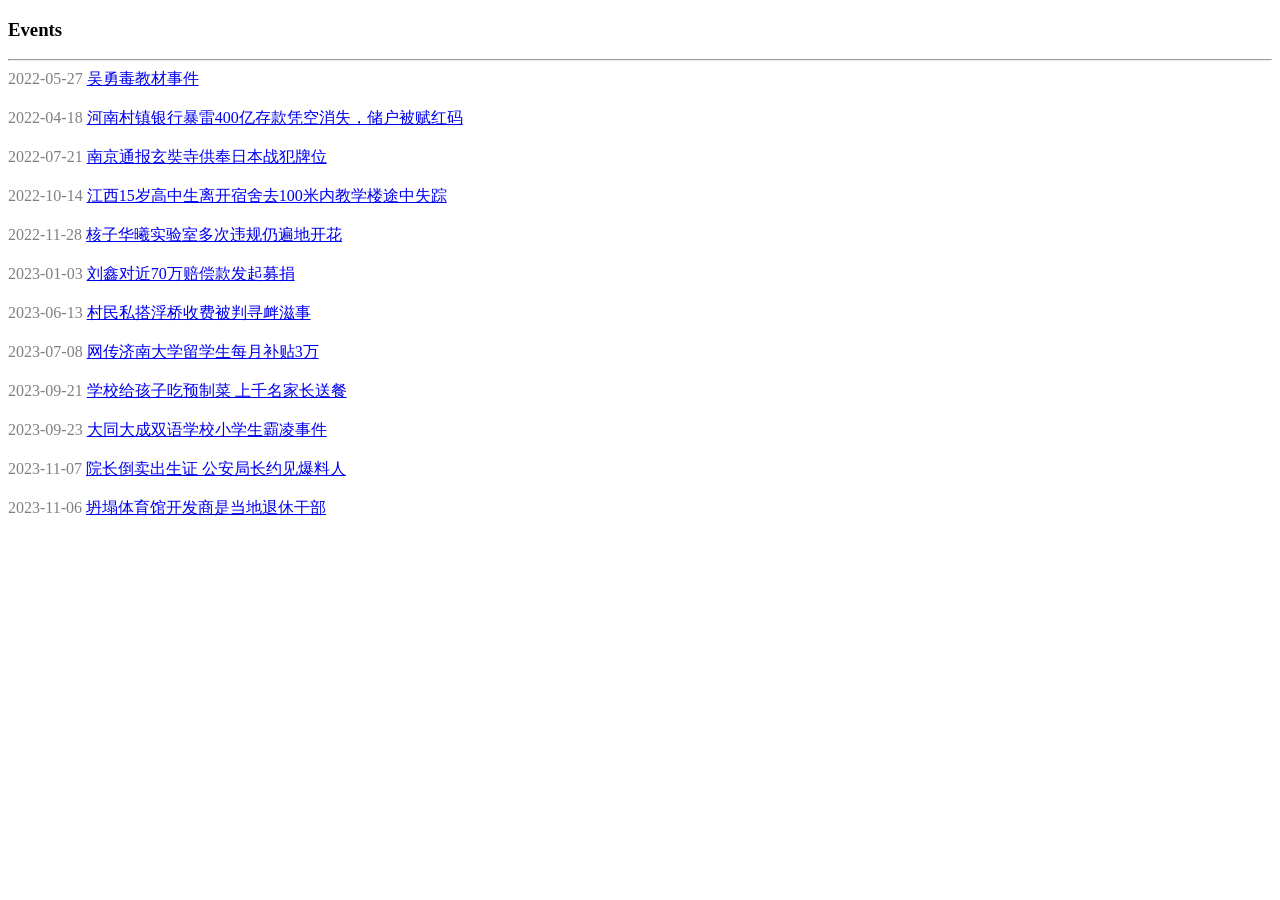
<file: view/etest.html>
<!DOCTYPE html>
<html lang="en">
<head>
    <meta charset="UTF-8">
    <meta name="viewport" content="width=device-width, initial-scale=1.0">
    <title>tst</title>
    <script src="../js/func.js"></script>
</head>
<body>
    <h3>Events</h3>
    <hr/>
    <div id='list'></div>  
    <script>GetEventList();</script>
</body>
</html>
</file>
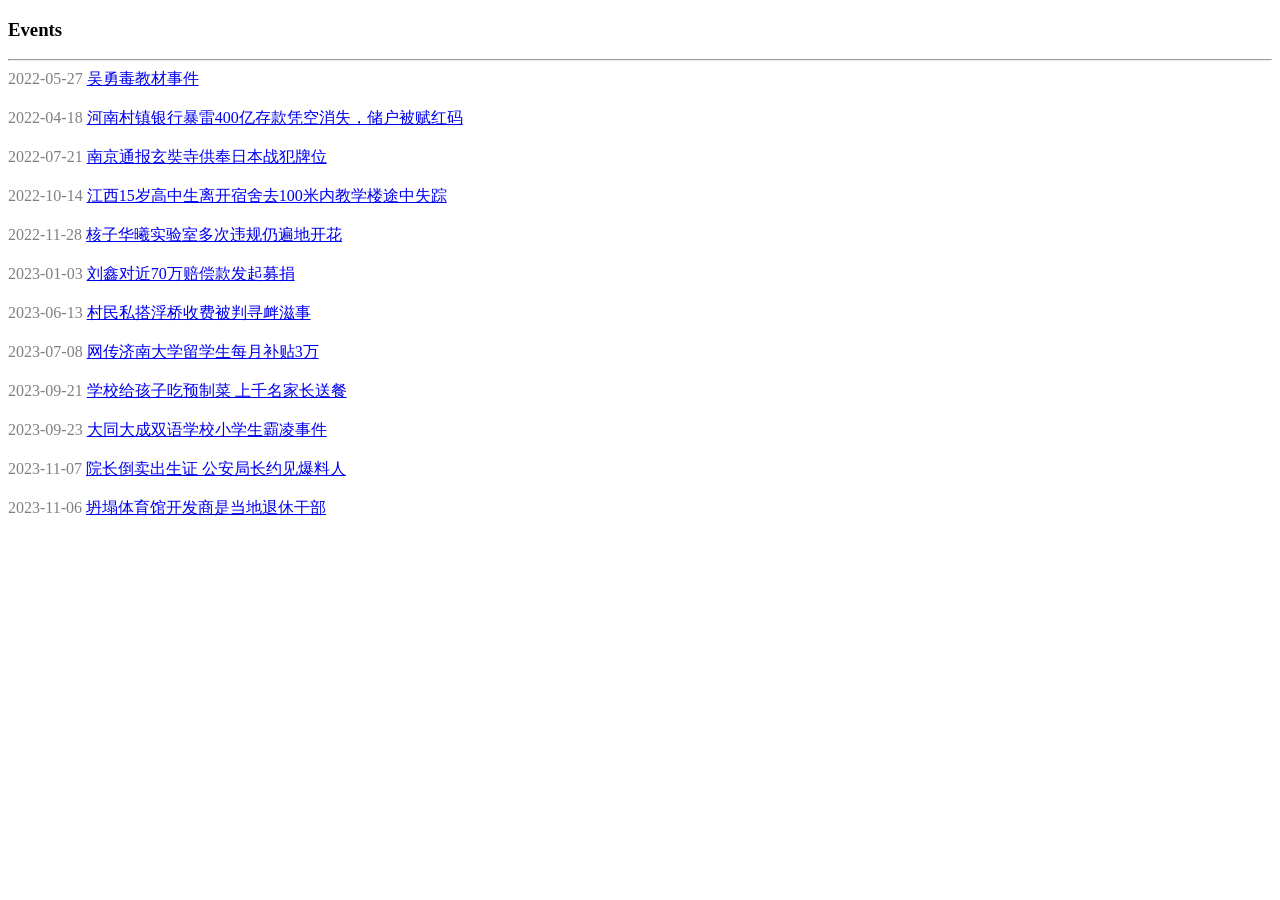
<file: view/events.html>
<!DOCTYPE html>
<html lang="en">
<head>
    <meta charset="UTF-8">
    <meta name="viewport" content="width=device-width, initial-scale=1.0">
    <title>事件列表</title>
    <script src="../js/jquery-3.5.1.min.js"></script>
</head>
<body>
    <h3>Events</h3>
    <hr/>
    <div id='list'></div>  
    <script>
        /**/
      $(function(){
      $.ajax({
      url:'../data/eventlist.html',
      type:'get',
      dataType:'json',
      success:function(data){   
       for(i in data.data)
       {
        var tr;
        tr='<span style="color: gray;">'+ data.data[i].FDate+ '</span> <a href="'+data.data[i].Url+'" target="_blank">'+data.data[i].Title+'</a><br/><br/>';
        $("#list").append(tr);
       }
      }
     })
    })
    </script>
</body>
</html>
</file>
<file: css/index.css>
/* ===== Reset & Variables ===== */
*, *::before, *::after { box-sizing: border-box; margin: 0; padding: 0; }

:root {
  --deep-blue: #06102A;
  --navy: #0A1F4A;
  --primary-blue: #1B5FDC;
  --accent-blue: #3B8CFF;
  --light-blue: #5DADE2;
  --pale-blue: #D6EAF8;
  --bg-light: #F3F7FD;
  --bg-white: #FFFFFF;
  --text-dark: #1A202C;
  --text-gray: #4A5568;
  --text-light: #A0AEC0;
  --text-white: #FFFFFF;
  --card-shadow: 0 4px 20px rgba(6, 16, 42, 0.08);
  --card-shadow-hover: 0 12px 40px rgba(6, 16, 42, 0.18);
  --radius-sm: 8px;
  --radius-md: 12px;
  --radius-lg: 16px;
  --transition: 0.3s cubic-bezier(0.4, 0, 0.2, 1);
}

body {
  font-family: -apple-system, BlinkMacSystemFont, "PingFang SC", "Microsoft YaHei", "Helvetica Neue", sans-serif;
  color: var(--text-dark);
  background: var(--bg-white);
  line-height: 1.6;
  overflow-x: hidden;
  -webkit-font-smoothing: antialiased;
}

/* ===== Nav ===== */
.nav {
  position: fixed;
  top: 0;
  left: 0;
  right: 0;
  z-index: 1000;
  height: 64px;
  background: rgba(6, 16, 42, 0.92);
  backdrop-filter: blur(20px);
  -webkit-backdrop-filter: blur(20px);
  border-bottom: 1px solid rgba(59, 140, 255, 0.15);
  display: flex;
  align-items: center;
  padding: 0 60px;
  transition: background var(--transition);
}
.nav.scrolled { background: rgba(6, 16, 42, 0.98); }
.nav-brand {
  display: flex;
  align-items: center;
  gap: 10px;
  text-decoration: none;
}
.nav-logo {
  width: 36px;
  height: 36px;
  background: linear-gradient(135deg, var(--accent-blue), var(--light-blue));
  border-radius: var(--radius-sm);
  display: flex;
  align-items: center;
  justify-content: center;
  font-size: 18px;
  font-weight: 800;
  color: #fff;
}
.nav-name {
  font-size: 18px;
  font-weight: 700;
  color: var(--text-white);
  letter-spacing: 1px;
}
.nav-links {
  display: flex;
  gap: 36px;
  margin-left: auto;
  align-items: center;
}
.nav-links a {
  color: rgba(255,255,255,0.75);
  text-decoration: none;
  font-size: 14px;
  font-weight: 500;
  transition: color var(--transition);
  position: relative;
}
.nav-links a:hover { color: var(--text-white); }
.nav-links a::after {
  content: '';
  position: absolute;
  bottom: -4px; left: 0; right: 0;
  height: 2px;
  background: var(--accent-blue);
  transform: scaleX(0);
  transition: transform var(--transition);
  border-radius: 1px;
}
.nav-links a:hover::after { transform: scaleX(1); }

/* ===== Hero ===== */
.hero {
  position: relative;
  height: 300px;
  background: var(--deep-blue);
  display: flex;
  flex-direction: column;
  align-items: center;
  justify-content: center;
  overflow: hidden;
}
.hero::before {
  content: '';
  position: absolute;
  inset: 0;
  background:
    radial-gradient(ellipse at 30% 20%, rgba(27, 95, 220, 0.25) 0%, transparent 60%),
    radial-gradient(ellipse at 70% 60%, rgba(59, 140, 255, 0.15) 0%, transparent 50%),
    radial-gradient(ellipse at 50% 80%, rgba(93, 173, 226, 0.1) 0%, transparent 40%);
}
.hero-grid {
  position: absolute;
  inset: 0;
  background-image:
    linear-gradient(rgba(59, 140, 255, 0.06) 1px, transparent 1px),
    linear-gradient(90deg, rgba(59, 140, 255, 0.06) 1px, transparent 1px);
  background-size: 60px 60px;
  mask-image: radial-gradient(ellipse at center, black 30%, transparent 70%);
  -webkit-mask-image: radial-gradient(ellipse at center, black 30%, transparent 70%);
}
.hero-particles {
  position: absolute;
  inset: 0;
  pointer-events: none;
}
.particle {
  position: absolute;
  width: 3px;
  height: 3px;
  background: var(--accent-blue);
  border-radius: 50%;
  opacity: 0;
  animation: floatUp 6s infinite;
}
@keyframes floatUp {
  0% { transform: translateY(0) scale(0); opacity: 0; }
  20% { opacity: 0.8; }
  50% { opacity: 0.3; }
  100% { transform: translateY(-400px) scale(1); opacity: 0; }
}
.hero-content {
  position: relative;
  z-index: 2;
  text-align: center;
}
.hero-studio {
  font-size: 16px;
  font-weight: 600;
  color: var(--accent-blue);
  letter-spacing: 4px;
  text-transform: uppercase;
  margin-bottom: 20px;
  animation: fadeInDown 0.8s ease;
}
.hero-typewriter {
  font-size: 72px;
  font-weight: 800;
  color: var(--text-white);
  font-family: "SF Mono", "Fira Code", "Consolas", "Microsoft YaHei", monospace;
  letter-spacing: 2px;
  margin-bottom: 16px;
  min-height: 86px;
}
.hero-typewriter .cursor {
  display: inline-block;
  width: 4px;
  height: 64px;
  background: var(--accent-blue);
  margin-left: 4px;
  vertical-align: middle;
  animation: blink 0.8s infinite;
}
@keyframes blink {
  0%, 50% { opacity: 1; }
  51%, 100% { opacity: 0; }
}
.hero-subtitle {
  font-size: 16px;
  color: rgba(255,255,255,0.6);
  font-weight: 400;
  letter-spacing: 1px;
  animation: fadeInUp 0.8s ease 0.3s both;
}
.hero-scroll-hint {
  position: absolute;
  bottom: 24px;
  left: 50%;
  transform: translateX(-50%);
  z-index: 2;
  animation: bounceDown 2s infinite;
}
.hero-scroll-hint span {
  display: block;
  width: 24px;
  height: 24px;
  border-right: 2px solid rgba(255,255,255,0.4);
  border-bottom: 2px solid rgba(255,255,255,0.4);
  transform: rotate(45deg);
}
@keyframes bounceDown {
  0%, 100% { transform: translateX(-50%) translateY(0); }
  50% { transform: translateX(-50%) translateY(8px); }
}
@keyframes fadeInDown {
  from { opacity: 0; transform: translateY(-20px); }
  to { opacity: 1; transform: translateY(0); }
}
@keyframes fadeInUp {
  from { opacity: 0; transform: translateY(20px); }
  to { opacity: 1; transform: translateY(0); }
}

/* ===== Section Shared ===== */
.section { position: relative; }
.section-inner {
  max-width: 1200px;
  margin: 0 auto;
  padding: 0 40px;
}

/* ===== About / Intro Section ===== */
.intro {
  padding: 80px 0;
  background: var(--bg-white);
  min-height: 450px;
}
.intro-grid {
  display: flex;
  gap: 64px;
  align-items: center;
}
.intro-text { flex: 1; }
.intro-label {
  display: inline-block;
  font-size: 13px;
  font-weight: 600;
  color: var(--primary-blue);
  background: var(--pale-blue);
  padding: 4px 14px;
  border-radius: 20px;
  letter-spacing: 2px;
  margin-bottom: 20px;
}
.intro-title {
  font-size: 28px;
  font-weight: 700;
  color: var(--deep-blue);
  margin-bottom: 24px;
  line-height: 1.3;
}
.intro-desc {
  font-size: 15px;
  color: var(--text-gray);
  line-height: 1.9;
}
.intro-desc p + p { margin-top: 14px; }
.intro-visual {
  flex: 1;
  position: relative;
  min-height: 320px;
  display: flex;
  align-items: center;
  justify-content: center;
}
.intro-monitor {
  width: 100%;
  max-width: 520px;
  margin: 0 auto;
  background: var(--navy);
  border-radius: var(--radius-lg);
  padding: 12px;
  box-shadow: 0 20px 60px rgba(6, 16, 42, 0.2);
  position: relative;
}
.intro-monitor-top {
  height: 24px;
  display: flex;
  align-items: center;
  gap: 6px;
  padding: 0 8px;
  margin-bottom: 8px;
}
.intro-monitor-dot {
  width: 8px;
  height: 8px;
  border-radius: 50%;
}
.intro-monitor-dot:nth-child(1) { background: #FF5F57; }
.intro-monitor-dot:nth-child(2) { background: #FFBD2E; }
.intro-monitor-dot:nth-child(3) { background: #28CA41; }
.intro-monitor-screen {
  background: #0D1B2A;
  border-radius: var(--radius-sm);
  padding: 24px;
  font-family: "SF Mono", "Fira Code", "Consolas", monospace;
  font-size: 13px;
  line-height: 1.8;
  color: var(--light-blue);
  overflow: hidden;
  position: relative;
  min-height: 240px;
}
.code-line {
  display: flex;
  gap: 12px;
}
.code-line-num {
  color: rgba(93, 173, 226, 0.3);
  min-width: 24px;
  text-align: right;
  user-select: none;
}
.code-keyword { color: #C792EA; }
.code-string { color: #C3E88D; }
.code-func { color: #82AAFF; }
.code-comment { color: #546E7A; }
.code-type { color: #FFCB6B; }
.code-var { color: #EEFFFF; }
.code-punctuation { color: #89DDFF; }

/* ===== Products Section ===== */
.products {
  padding: 80px 0 100px;
  background: var(--bg-light);
}
.products-header {
  text-align: center;
  margin-bottom: 56px;
}
.products-label {
  display: inline-block;
  font-size: 13px;
  font-weight: 600;
  color: var(--primary-blue);
  background: rgba(27, 95, 220, 0.08);
  padding: 4px 14px;
  border-radius: 20px;
  letter-spacing: 2px;
  margin-bottom: 16px;
}
.products-title {
  font-size: 32px;
  font-weight: 700;
  color: var(--deep-blue);
  margin-bottom: 12px;
}
.products-subtitle {
  font-size: 15px;
  color: var(--text-gray);
}
.products-grid {
  display: grid;
  grid-template-columns: repeat(3, 1fr);
  gap: 28px;
}
.product-card {
  position: relative;
  background: var(--bg-white);
  border-radius: var(--radius-lg);
  overflow: hidden;
  cursor: pointer;
  transition: transform var(--transition), box-shadow var(--transition);
  box-shadow: var(--card-shadow);
  text-decoration: none;
  color: inherit;
  display: block;
}
.product-card:hover {
  transform: scale(1.04);
  box-shadow: var(--card-shadow-hover);
}
.product-card-img {
  width: 100%;
  height: 200px;
  position: relative;
  overflow: hidden;
}
.product-card-img-inner {
  width: 100%;
  height: 100%;
  object-fit: cover;
  transition: transform 0.5s ease;
  display: block;
}
.product-card:hover .product-card-img-inner { transform: scale(1.1); }
.product-card-overlay {
  position: absolute;
  inset: 0;
  background: linear-gradient(to top, rgba(6, 16, 42, 0.7) 0%, transparent 60%);
}
.product-card-badge {
  position: absolute;
  top: 16px;
  left: 16px;
  font-size: 11px;
  font-weight: 700;
  padding: 4px 12px;
  border-radius: 12px;
  letter-spacing: 1px;
}
.product-card-badge.erp { background: rgba(27,95,220,0.9); color: #fff; }
.product-card-badge.his { background: rgba(46,139,87,0.9); color: #fff; }
.product-card-badge.crm { background: rgba(154,18,179,0.85); color: #fff; }
.product-card-badge.rpa { background: rgba(218,119,22,0.9); color: #fff; }
.product-card-badge.ecom { background: rgba(220,38,38,0.9); color: #fff; }
.product-card-badge.mobile { background: rgba(8,145,178,0.9); color: #fff; }
.product-card-body {
  padding: 20px 24px 24px;
}
.product-card-name {
  font-size: 17px;
  font-weight: 700;
  color: var(--deep-blue);
  margin-bottom: 6px;
  line-height: 1.4;
}
.product-card-desc {
  font-size: 13px;
  color: var(--text-gray);
  line-height: 1.6;
}
.product-card-tags {
  display: flex;
  gap: 8px;
  flex-wrap: wrap;
  margin-top: 14px;
}
.product-card-tag {
  font-size: 11px;
  padding: 3px 10px;
  border-radius: 4px;
  background: var(--bg-light);
  color: var(--primary-blue);
  font-weight: 500;
}

/* ===== Service Section ===== */
.service {
  padding: 50px 0 60px;
  background: var(--bg-white);
}
.service-header {
  text-align: center;
  margin-bottom: 40px;
}
.service-label {
  display: inline-block;
  font-size: 13px;
  font-weight: 600;
  color: var(--primary-blue);
  background: rgba(27, 95, 220, 0.08);
  padding: 4px 14px;
  border-radius: 20px;
  letter-spacing: 2px;
  margin-bottom: 12px;
}
.service-title {
  font-size: 28px;
  font-weight: 700;
  color: var(--deep-blue);
}
.service-grid {
  display: grid;
  grid-template-columns: repeat(4, 1fr);
  gap: 24px;
}
.service-card {
  background: var(--bg-light);
  border-radius: var(--radius-md);
  padding: 32px 20px 28px;
  text-align: center;
  transition: transform var(--transition), box-shadow var(--transition), border-color var(--transition);
  cursor: default;
  position: relative;
  overflow: hidden;
  border: 1px solid transparent;
}
.service-card::before {
  content: '';
  position: absolute;
  top: 0; left: 0; right: 0;
  height: 3px;
  background: linear-gradient(90deg, var(--primary-blue), var(--accent-blue));
  opacity: 0;
  transition: opacity var(--transition);
  border-radius: var(--radius-md) var(--radius-md) 0 0;
}
.service-card:hover {
  transform: translateY(-6px);
  box-shadow: 0 8px 30px rgba(6,16,42,0.12);
  border-color: var(--pale-blue);
}
.service-card:hover::before { opacity: 1; }
.service-card-icon {
  width: 52px;
  height: 52px;
  margin: 0 auto 18px;
  border-radius: var(--radius-sm);
  background: linear-gradient(135deg, var(--primary-blue), var(--accent-blue));
  display: flex;
  align-items: center;
  justify-content: center;
  font-size: 24px;
  color: #fff;
}
.service-card-title {
  font-size: 16px;
  font-weight: 700;
  color: var(--deep-blue);
  margin-bottom: 10px;
}
.service-card-desc {
  font-size: 13px;
  color: var(--text-gray);
  line-height: 1.7;
}

/* ===== Footer ===== */
.footer {
  background: var(--deep-blue);
  padding: 48px 0 28px;
  position: relative;
  overflow: hidden;
}
.footer::before {
  content: '';
  position: absolute;
  top: 0; left: 0; right: 0;
  height: 1px;
  background: linear-gradient(90deg, transparent, rgba(59,140,255,0.3), transparent);
}
.footer::after {
  content: '';
  position: absolute;
  top: -100px;
  right: -100px;
  width: 300px;
  height: 300px;
  background: radial-gradient(circle, rgba(59,140,255,0.08) 0%, transparent 70%);
  pointer-events: none;
}
.footer-grid {
  display: flex;
  gap: 80px;
  padding-bottom: 36px;
  border-bottom: 1px solid rgba(255,255,255,0.08);
  position: relative;
  z-index: 1;
}
.footer-brand-col { flex: 1.5; }
.footer-brand {
  display: flex;
  align-items: center;
  gap: 10px;
  margin-bottom: 16px;
}
.footer-logo {
  width: 32px;
  height: 32px;
  background: linear-gradient(135deg, var(--accent-blue), var(--light-blue));
  border-radius: 6px;
  display: flex;
  align-items: center;
  justify-content: center;
  font-size: 15px;
  font-weight: 800;
  color: #fff;
}
.footer-name { font-size: 16px; font-weight: 700; color: var(--text-white); }
.footer-tagline {
  font-size: 13px;
  color: rgba(255,255,255,0.5);
  line-height: 1.7;
  max-width: 280px;
}
.footer-col h4 {
  font-size: 14px;
  font-weight: 700;
  color: var(--text-white);
  margin-bottom: 16px;
  letter-spacing: 1px;
}
.footer-col a {
  display: block;
  font-size: 13px;
  color: rgba(255,255,255,0.5);
  text-decoration: none;
  line-height: 2.2;
  transition: color var(--transition);
}
.footer-col a:hover { color: var(--accent-blue); }

/* ===== 微信二维码悬浮窗 ===== */
.footer-wechat { position: relative; }
.wechat-qr {
  position: absolute;
  top: 100%;
  left: 0;
  margin-top: 8px;
  width: 150px;
  background: #fff;
  border-radius: var(--radius-md);
  padding: 10px;
  box-shadow: 0 12px 40px rgba(6, 16, 42, 0.35);
  opacity: 0;
  visibility: hidden;
  transform: translateY(-6px);
  transition: opacity var(--transition), transform var(--transition), visibility var(--transition);
  z-index: 100;
}
/* 桥接区域：填补链接与浮窗之间的空隙，避免鼠标移动时浮窗闪烁消失 */
.wechat-qr::after {
  content: '';
  position: absolute;
  top: -12px;
  left: 0;
  right: 0;
  height: 12px;
}
/* 指向链接的小箭头 */
.wechat-qr::before {
  content: '';
  position: absolute;
  top: -6px;
  left: 24px;
  border-left: 6px solid transparent;
  border-right: 6px solid transparent;
  border-bottom: 6px solid #fff;
}
.footer-wechat:hover .wechat-qr,
.footer-wechat:focus-within .wechat-qr {
  opacity: 1;
  visibility: visible;
  transform: translateY(0);
}
.wechat-qr img {
  display: block;
  width: 100%;
  height: auto;
  max-height: 140px;
  object-fit: contain;
  border-radius: var(--radius-sm);
}
.wechat-qr-cap {
  display: block;
  text-align: center;
  font-size: 12px;
  color: var(--text-gray);
  margin-top: 6px;
  line-height: 1.4;
}
.footer-bottom {
  display: flex;
  justify-content: space-between;
  align-items: center;
  padding-top: 24px;
  flex-wrap: wrap;
  gap: 12px;
  position: relative;
  z-index: 1;
}
.footer-copyright {
  font-size: 12px;
  color: rgba(255,255,255,0.4);
}
.footer-beian {
  font-size: 12px;
  color: rgba(255,255,255,0.35);
  text-decoration: none;
  transition: color var(--transition);
}
.footer-beian:hover { color: rgba(255,255,255,0.6); }

/* ===== Responsive ===== */
@media (max-width: 1024px) {
  .products-grid { grid-template-columns: repeat(2, 1fr); }
  .service-grid { grid-template-columns: repeat(2, 1fr); }
  .intro-grid { flex-direction: column; gap: 40px; }
  .footer-grid { flex-wrap: wrap; gap: 40px; }
  .hero-typewriter { font-size: 48px; }
  .nav { padding: 0 24px; }
  .nav-links { gap: 20px; }
}
@media (max-width: 640px) {
  .products-grid { grid-template-columns: 1fr; }
  .service-grid { grid-template-columns: 1fr; }
  .section-inner { padding: 0 20px; }
  .hero-typewriter { font-size: 32px; min-height: 44px; }
  .hero-typewriter .cursor { height: 28px; width: 3px; }
  .hero { height: 260px; }
  .intro { padding: 48px 0; }
  .intro-title { font-size: 24px; }
  .products { padding: 48px 0; }
  .products-title { font-size: 24px; }
  .hero-studio { font-size: 13px; letter-spacing: 2px; }
  .nav-links a:not(:last-child) { display: none; }
  .footer-bottom { flex-direction: column; text-align: center; }
}
</file>
<file: product/css/localocr.css>
* {
            margin: 0;
            padding: 0;
            box-sizing: border-box;
            font-family: "Microsoft Yahei", sans-serif;
        }
        body {
            background-color: #f5f7fa;
            color: #333;
            line-height: 1.6;
        }
        .container {
            max-width: 1200px;
            margin: 0 auto;
            padding: 0 20px;
        }
        header {
            background: linear-gradient(135deg, #2c3e50, #34495e);
            color: white;
            padding: 60px 0;
            text-align: center;
        }
        header h1 {
            font-size: 2.8rem;
            margin-bottom: 20px;
        }
        header p {
            font-size: 1.2rem;
            opacity: 0.9;
            max-width: 800px;
            margin: 0 auto;
        }
        .section {
            padding: 80px 0;
            background-color: white;
            margin-bottom: 20px;
            border-radius: 8px;
            box-shadow: 0 2px 10px rgba(0,0,0,0.05);
        }
        .section-title {
            text-align: center;
            font-size: 2rem;
            margin-bottom: 40px;
            color: #2c3e50;
            position: relative;
        }
        .section-title::after {
            content: "";
            display: block;
            width: 80px;
            height: 4px;
            background-color: #3498db;
            margin: 15px auto;
            border-radius: 2px;
        }
        /* 核心优势：2行2列，每列50%宽度 */
        .features {
            display: grid;
            grid-template-columns: 1fr 1fr;
            gap: 30px;
            margin-top: 40px;
        }
        .feature-card {
            padding: 30px;
            border-radius: 8px;
            background-color: #f8f9fa;
            border: 1px solid #eee;
            transition: transform 0.3s ease;
        }
        .feature-card:hover {
            transform: translateY(-5px);
            box-shadow: 0 5px 15px rgba(0,0,0,0.1);
        }
        .feature-card h3 {
            color: #2c3e50;
            margin-bottom: 15px;
            font-size: 1.4rem;
        }
        .feature-card p {
            color: #666;
            font-size: 1rem;
        }
        /* 截图区域适配4张图，自动两列排版 */
        .screenshots {
            display: grid;
            grid-template-columns: repeat(auto-fit, minmax(400px, 1fr));
            gap: 40px;
            margin-top: 40px;
        }
        .screenshot-card {
            text-align: center;
        }
        .screenshot-card img {
            width: 100%;
            border-radius: 8px;
            border: 1px solid #eee;
            box-shadow: 0 3px 10px rgba(0,0,0,0.1);
            cursor: pointer;
            transition: all 0.3s ease;
        }
        .screenshot-card img:hover {
            transform: scale(1.02);
            box-shadow: 0 5px 15px rgba(0,0,0,0.15);
        }
        .screenshot-card p {
            margin-top: 15px;
            font-size: 1.1rem;
            color: #444;
        }
        .download-btn {
            display: inline-block;
            margin-top: 10px;
            padding: 8px 15px;
            background-color: #3498db;
            color: white;
            text-decoration: none;
            border-radius: 4px;
            font-size: 0.9rem;
            transition: background-color 0.3s ease;
        }
        .download-btn:hover {
            background-color: #2980b9;
        }
        .cta-button {
            background-color: var(--primary);
            color: white;
            padding: 10px 25px;
            border-radius: 30px;
            font-weight: 600;
            transition: all 0.3s;
            border: none;
            cursor: pointer;
            text-decoration: none;
            display: inline-block;
        }
        .advantage {
            background-color: #f8f9fa;
            padding: 60px 0;
            margin-top: 40px;
            border-radius: 8px;
        }
        .advantage ul {
            max-width: 800px;
            margin: 0 auto;
            list-style: none;
        }
        .advantage li {
            padding: 15px 0;
            border-bottom: 1px solid #eee;
            font-size: 1.1rem;
            display: flex;
            align-items: center;
        }
        .advantage li::before {
            content: "✓";
            color: #27ae60;
            font-size: 1.5rem;
            margin-right: 15px;
        }
        footer {
            background-color: #2c3e50;
            color: white;
            text-align: center;
            padding: 30px 0;
            margin-top: 40px;
        }
        footer p {
            opacity: 0.8;
        }
        /* 移动端适配 */
        @media (max-width: 768px) {
            header h1 {
                font-size: 2rem;
            }
            .section-title {
                font-size: 1.6rem;
            }
            .features {
                grid-template-columns: 1fr;
            }
            .screenshots {
                grid-template-columns: 1fr;
            }
        }
</file>
<file: product/css/wlrap.css>
* {
    margin: 0;
    padding: 0;
    box-sizing: border-box;
    font-family: "Microsoft Yahei", sans-serif;
}
body {
    background-color: #f5f7fa;
    color: #333;
    line-height: 1.6;
}
.container {
    max-width: 1200px;
    margin: 0 auto;
    padding: 0 20px;
}
header {
    background: linear-gradient(135deg, #2c3e50, #34495e);
    color: white;
    padding: 60px 0;
    text-align: center;
}
header h1 {
    font-size: 2.8rem;
    margin-bottom: 20px;
}
header p {
    font-size: 1.2rem;
    opacity: 0.9;
    max-width: 800px;
    margin: 0 auto;
}
.section {
    padding: 80px 0;
    background-color: white;
    margin-bottom: 20px;
    border-radius: 8px;
    box-shadow: 0 2px 10px rgba(0,0,0,0.05);
}
.section-title {
    text-align: center;
    font-size: 2rem;
    margin-bottom: 40px;
    color: #2c3e50;
    position: relative;
}
.section-title::after {
    content: "";
    display: block;
    width: 80px;
    height: 4px;
    background-color: #3498db;
    margin: 15px auto;
    border-radius: 2px;
}
/* 核心功能：2列网格，自动换行 */
.features {
    display: grid;
    grid-template-columns: 1fr 1fr;
    gap: 30px;
    margin-top: 40px;
}
.feature-card {
    padding: 30px;
    border-radius: 8px;
    background-color: #f8f9fa;
    border: 1px solid #eee;
    transition: transform 0.3s ease;
}
.feature-card:hover {
    transform: translateY(-5px);
    box-shadow: 0 5px 15px rgba(0,0,0,0.1);
}
.feature-card h3 {
    color: #2c3e50;
    margin-bottom: 15px;
    font-size: 1.4rem;
}
.feature-card p {
    color: #666;
    font-size: 1rem;
}
/* 截图区域适配图片，自动两列排版 */
.screenshots {
    display: grid;
    grid-template-columns: repeat(auto-fit, minmax(400px, 1fr));
    gap: 40px;
    margin-top: 40px;
}
.screenshot-card {
    text-align: center;
}
.screenshot-card img {
    width: 100%;
    border-radius: 8px;
    border: 1px solid #eee;
    box-shadow: 0 3px 10px rgba(0,0,0,0.1);
    cursor: pointer;
    transition: all 0.3s ease;
}
.screenshot-card img:hover {
    transform: scale(1.02);
    box-shadow: 0 5px 15px rgba(0,0,0,0.15);
}
.screenshot-card p {
    margin-top: 15px;
    font-size: 1.1rem;
    color: #444;
}
.download-btn {
    display: inline-block;
    margin-top: 10px;
    padding: 8px 15px;
    background-color: #3498db;
    color: white;
    text-decoration: none;
    border-radius: 4px;
    font-size: 0.9rem;
    transition: background-color 0.3s ease;
}
.download-btn:hover {
    background-color: #2980b9;
}
.cta-button {
    background-color: var(--primary);
    color: white;
    padding: 10px 25px;
    border-radius: 30px;
    font-weight: 600;
    transition: all 0.3s;
    border: none;
    cursor: pointer;
    text-decoration: none;
    display: inline-block;
}
.advantage {
    background-color: #f8f9fa;
    padding: 60px 0;
    margin-top: 40px;
    border-radius: 8px;
}
.advantage ul {
    max-width: 800px;
    margin: 0 auto;
    list-style: none;
}
.advantage li {
    padding: 15px 0;
    border-bottom: 1px solid #eee;
    font-size: 1.1rem;
    display: flex;
    align-items: center;
}
.advantage li::before {
    content: "✓";
    color: #27ae60;
    font-size: 1.5rem;
    margin-right: 15px;
}
footer {
    background-color: #2c3e50;
    color: white;
    text-align: center;
    padding: 30px 0;
    margin-top: 40px;
}
footer p {
    opacity: 0.8;
}
/* 移动端适配 */
@media (max-width: 768px) {
    header h1 {
        font-size: 2rem;
    }
    .section-title {
        font-size: 1.6rem;
    }
    .features {
        grid-template-columns: 1fr;
    }
    .screenshots {
        grid-template-columns: 1fr;
    }
}
</file>
